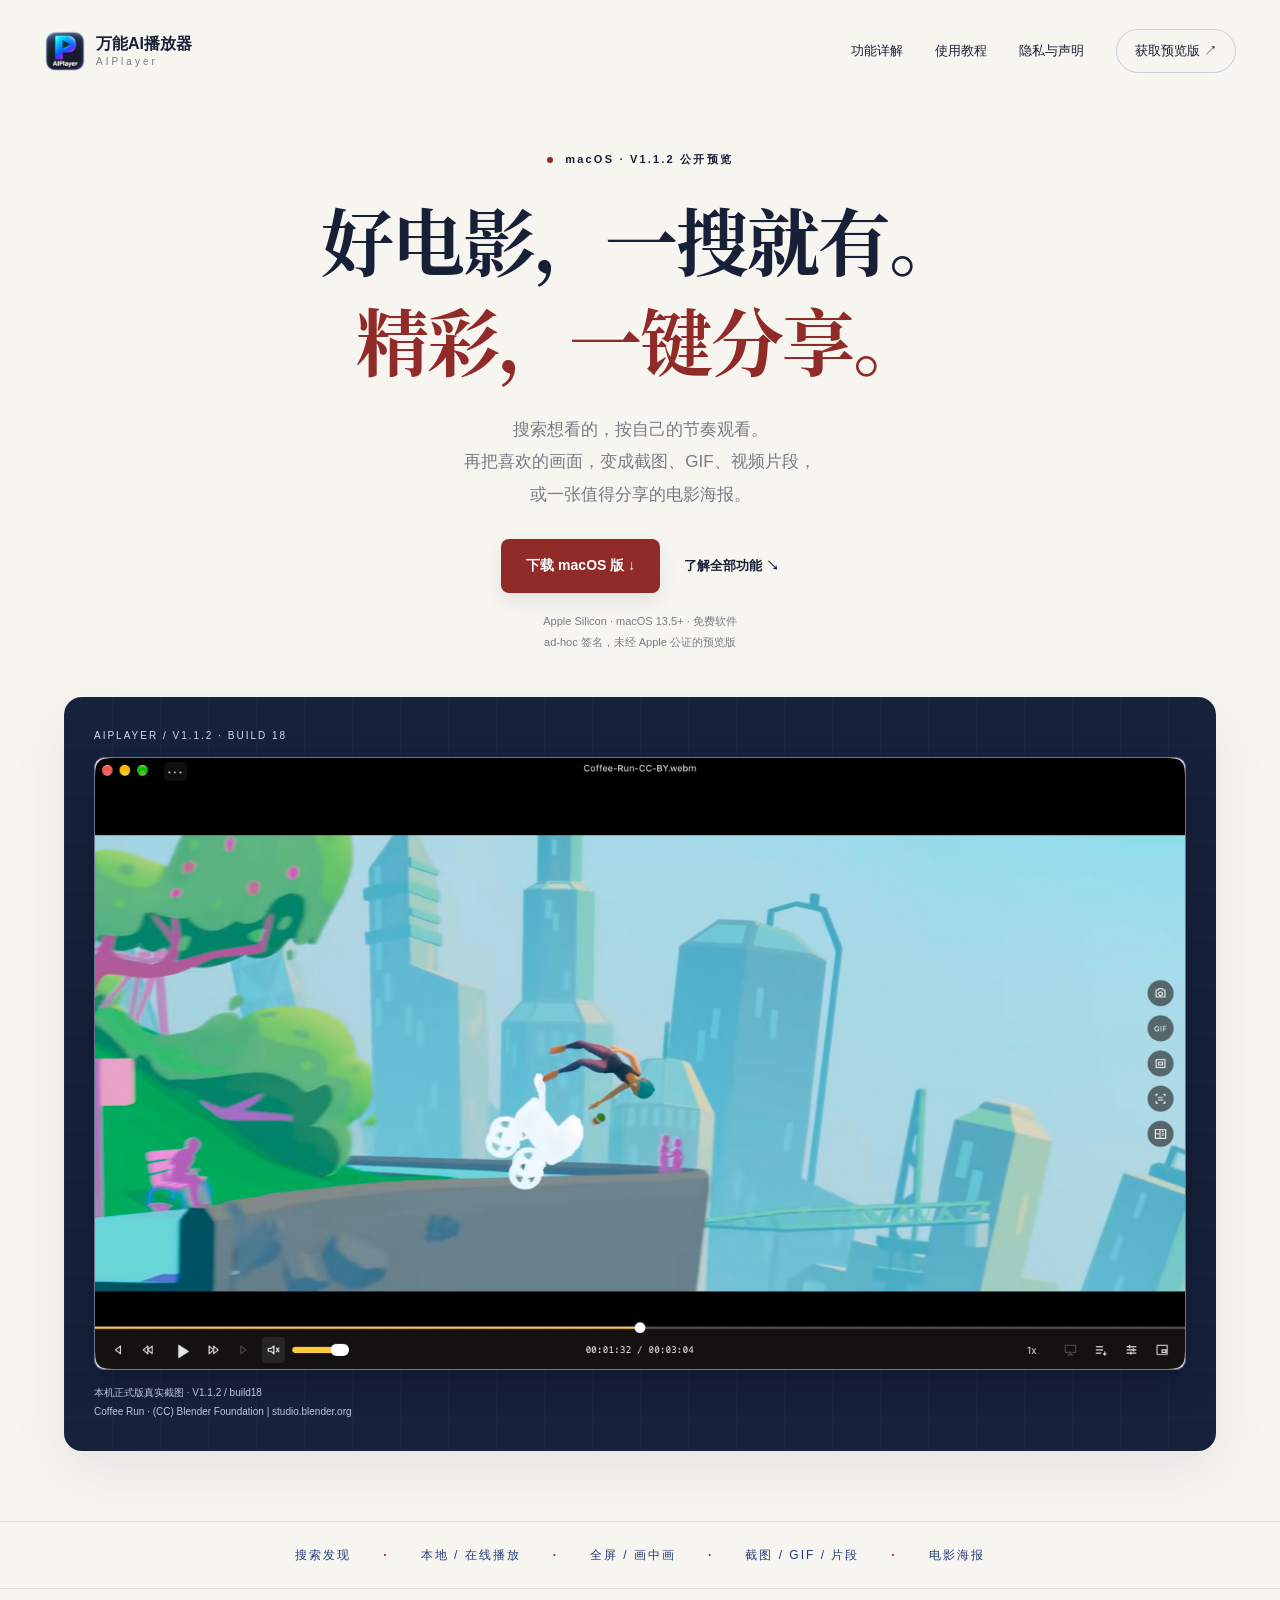
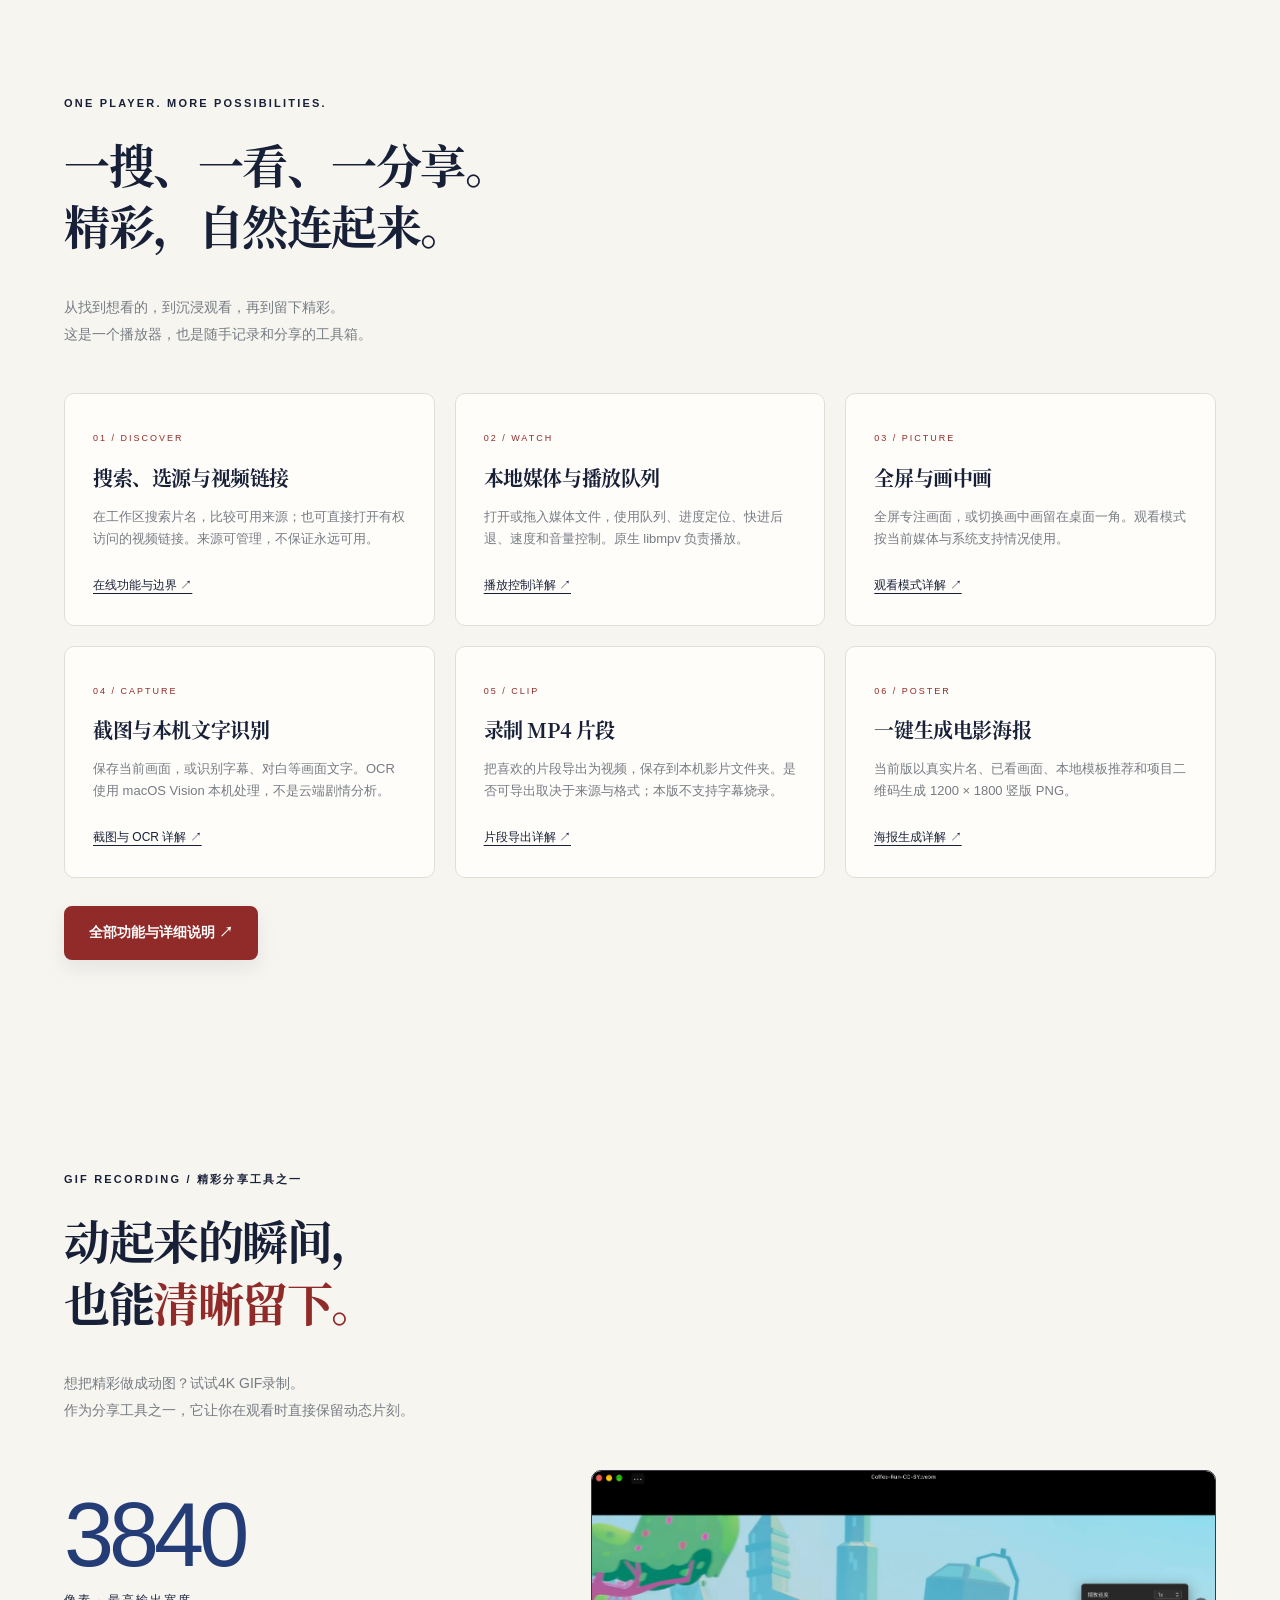
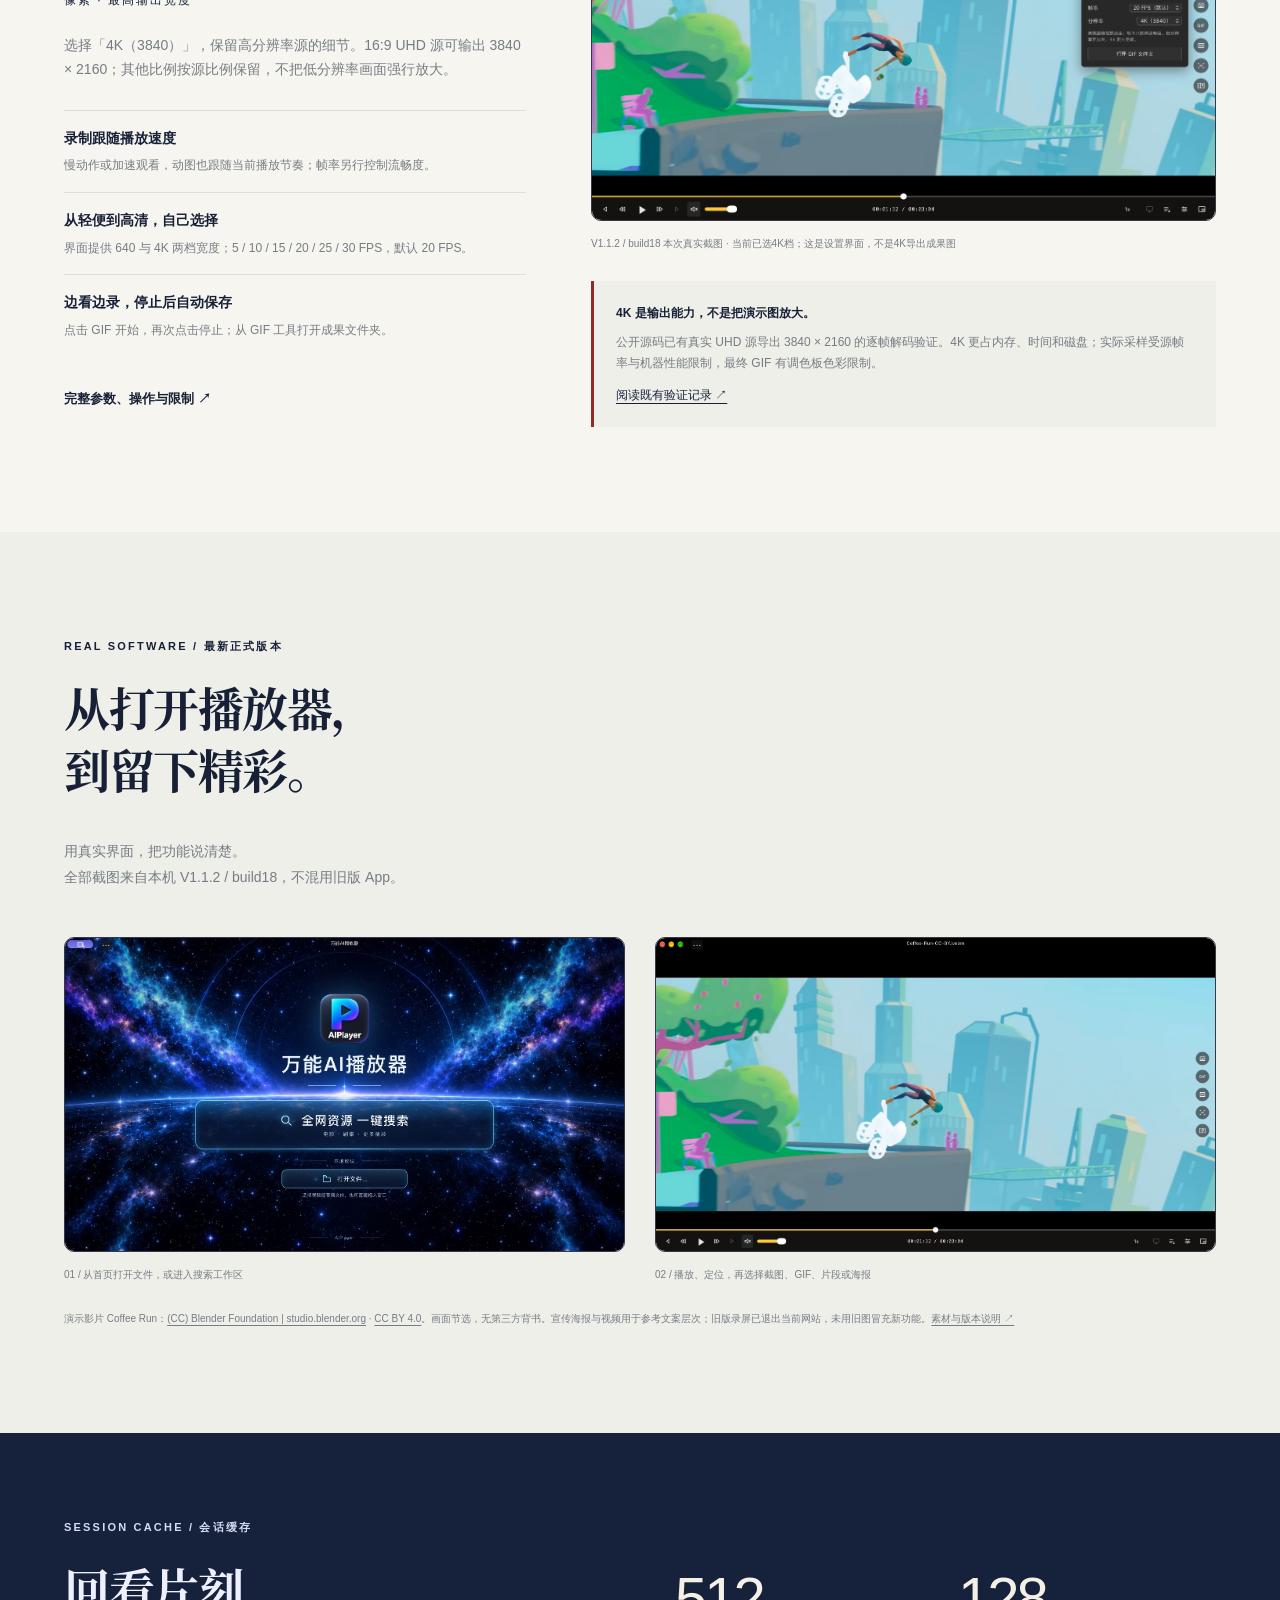
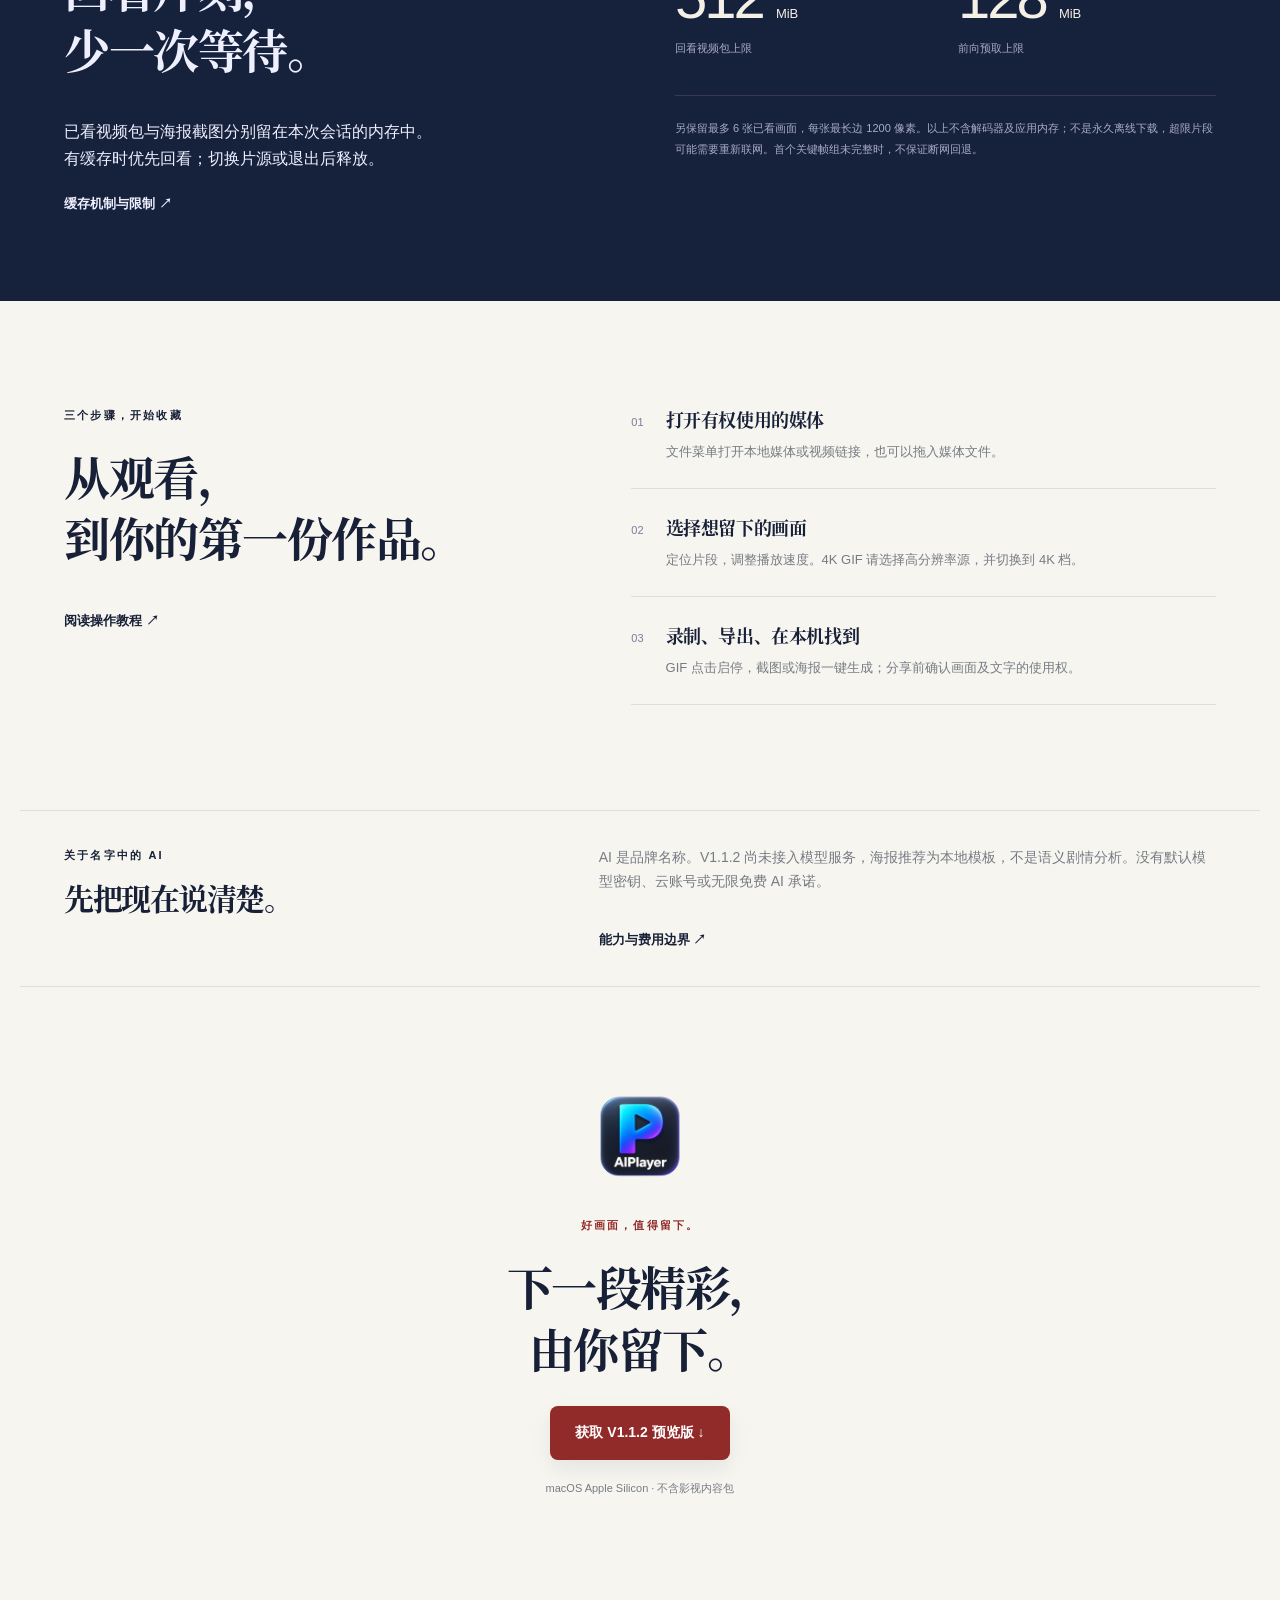
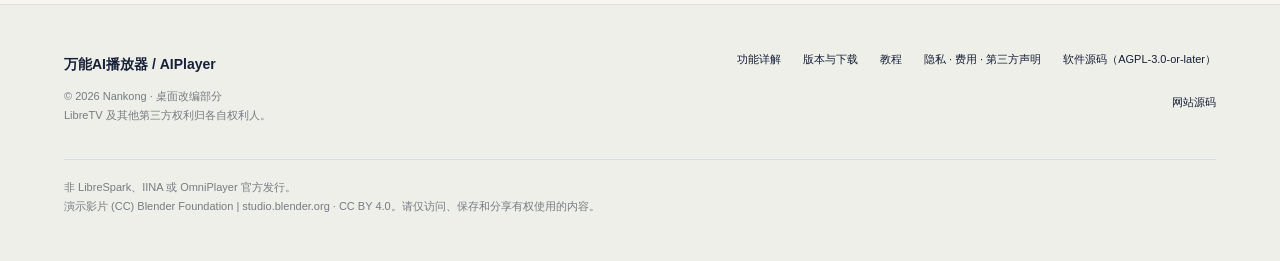
<file: index.html>
<!doctype html>
<html lang="zh-CN"><head>
<meta charset="utf-8"><meta name="viewport" content="width=device-width,initial-scale=1"><meta name="theme-color" content="#14152f">
<meta name="description" content="万能AI播放器：搜索发现、本地与在线播放、全屏画中画，截图、4K GIF、视频片段与电影海报一键留下精彩。最新版真实截图与详细功能介绍。">
<title>万能AI播放器 · 好电影，一搜就有；精彩，一键分享</title>
<link rel="preload" href="assets/fonts/SourceHanSerifCN-Bold.woff2" as="font" type="font/woff2" crossorigin><link rel="icon" href="assets/app-icon.png"><link rel="stylesheet" href="styles.css"><link rel="stylesheet" href="media.css">
</head><body>
<a class="skip" href="#main">跳到正文</a>
<header class="header"><a class="brand" href="./"><img src="assets/app-icon.png" alt="" width="42" height="42"><span>万能AI播放器<small>AIPlayer</small></span></a><nav aria-label="主导航"><a href="features.html">功能详解</a><a href="guide.html">使用教程</a><a href="privacy.html">隐私与声明</a><a class="nav-download" href="download.html">获取预览版 ↗</a></nav></header>
<main id="main">
<section class="hero wrap real-hero">
<div class="hero-copy"><p class="eyebrow"><span class="status-dot"></span> macOS · V1.1.2 公开预览</p><h1>好电影，一搜就有。<br><span class="title-accent">精彩，一键分享。</span></h1><p class="intro">搜索想看的，按自己的节奏观看。<br>再把喜欢的画面，变成截图、GIF、视频片段，<br>或一张值得分享的电影海报。</p><div class="actions"><a class="button primary" href="download.html">下载 macOS 版 ↓</a><a class="text-link" href="#features">了解全部功能 ↘</a></div><p class="fine">Apple Silicon · macOS 13.5+ · 免费软件<br>ad-hoc 签名，未经 Apple 公证的预览版</p></div>
<figure class="product-shot hero-shot"><div class="shot-tag">AIPLAYER / V1.1.2 · BUILD 18</div><a href="assets/screenshots/player-build18.jpg"><img src="assets/screenshots/player-build18.jpg" width="2850" height="1598" alt="最新版万能AI播放器真实播放界面，右侧为截图、GIF、片段、OCR和海报工具"></a><figcaption>本机正式版真实截图 · V1.1.2 / build18<br>Coffee Run · (CC) Blender Foundation | studio.blender.org</figcaption></figure>
</section>
<div class="film-strip" aria-label="核心功能"><span>搜索发现</span><b>·</b><span>本地 / 在线播放</span><b>·</b><span>全屏 / 画中画</span><b>·</b><span>截图 / GIF / 片段</span><b>·</b><span>电影海报</span></div>

<section class="section wrap" id="features"><div class="section-heading"><p class="eyebrow">ONE PLAYER. MORE POSSIBILITIES.</p><h2>一搜、一看、一分享。<br>精彩，自然连起来。</h2><p>从找到想看的，到沉浸观看，再到留下精彩。<br>这是一个播放器，也是随手记录和分享的工具箱。</p></div>
<div class="capability-grid">
<article><span>01 / DISCOVER</span><h3>搜索、选源与视频链接</h3><p>在工作区搜索片名，比较可用来源；也可直接打开有权访问的视频链接。来源可管理，不保证永远可用。</p><a href="features.html#discover">在线功能与边界 ↗</a></article>
<article><span>02 / WATCH</span><h3>本地媒体与播放队列</h3><p>打开或拖入媒体文件，使用队列、进度定位、快进后退、速度和音量控制。原生 libmpv 负责播放。</p><a href="features.html#playback">播放控制详解 ↗</a></article>
<article><span>03 / PICTURE</span><h3>全屏与画中画</h3><p>全屏专注画面，或切换画中画留在桌面一角。观看模式按当前媒体与系统支持情况使用。</p><a href="features.html#viewing">观看模式详解 ↗</a></article>
<article><span>04 / CAPTURE</span><h3>截图与本机文字识别</h3><p>保存当前画面，或识别字幕、对白等画面文字。OCR 使用 macOS Vision 本机处理，不是云端剧情分析。</p><a href="features.html#capture">截图与 OCR 详解 ↗</a></article>
<article><span>05 / CLIP</span><h3>录制 MP4 片段</h3><p>把喜欢的片段导出为视频，保存到本机影片文件夹。是否可导出取决于来源与格式；本版不支持字幕烧录。</p><a href="features.html#clip">片段导出详解 ↗</a></article>
<article><span>06 / POSTER</span><h3>一键生成电影海报</h3><p>当前版以真实片名、已看画面、本地模板推荐和项目二维码生成 1200 × 1800 竖版 PNG。</p><a href="features.html#poster">海报生成详解 ↗</a></article>
</div><div class="section-end"><a class="button primary" href="features.html">全部功能与详细说明 ↗</a></div></section>

<section class="section wrap spotlight" id="gif-4k">
<div class="section-heading"><p class="eyebrow">GIF RECORDING / 精彩分享工具之一</p><h2>动起来的瞬间，<br>也能<span class="title-accent">清晰留下。</span></h2><p>想把精彩做成动图？试试4K GIF录制。<br>作为分享工具之一，它让你在观看时直接保留动态片刻。</p></div>
<div class="gif-layout"><div class="gif-copy"><div class="resolution"><strong>3840</strong><span>像素 · 最高输出宽度</span></div><p>选择「4K（3840）」，保留高分辨率源的细节。16:9 UHD 源可输出 3840 × 2160；其他比例按源比例保留，不把低分辨率画面强行放大。</p><ul class="detail-list"><li><strong>录制跟随播放速度</strong><span>慢动作或加速观看，动图也跟随当前播放节奏；帧率另行控制流畅度。</span></li><li><strong>从轻便到高清，自己选择</strong><span>界面提供 640 与 4K 两档宽度；5 / 10 / 15 / 20 / 25 / 30 FPS，默认 20 FPS。</span></li><li><strong>边看边录，停止后自动保存</strong><span>点击 GIF 开始，再次点击停止；从 GIF 工具打开成果文件夹。</span></li></ul><a class="text-link" href="features.html#gif">完整参数、操作与限制 ↗</a></div>
<figure class="product-shot"><a href="assets/screenshots/gif-settings-build18.jpg"><img src="assets/screenshots/gif-settings-build18.jpg" width="2850" height="1598" loading="lazy" alt="最新版真实GIF设置浮层，当前选择4K（3840）、20 FPS、1倍速"></a><figcaption>V1.1.2 / build18 本次真实截图 · 当前已选4K档；这是设置界面，不是4K导出成果图</figcaption><div class="media-note"><strong>4K 是输出能力，不是把演示图放大。</strong><p>公开源码已有真实 UHD 源导出 3840 × 2160 的逐帧解码验证。4K 更占内存、时间和磁盘；实际采样受源帧率与机器性能限制，最终 GIF 有调色板色彩限制。</p><a href="https://github.com/dashizhihuan2018-source/AIPlayer/blob/v1.1.2/docs/VERIFICATION.md">阅读既有验证记录 ↗</a></div></figure></div>
</section>

<section class="demo-band" id="real-demos"><div class="wrap section"><div class="section-heading"><p class="eyebrow">REAL SOFTWARE / 最新正式版本</p><h2>从打开播放器，<br>到留下精彩。</h2><p>用真实界面，把功能说清楚。<br>全部截图来自本机 V1.1.2 / build18，不混用旧版 App。</p></div><div class="demo-grid"><figure class="product-shot"><a href="assets/screenshots/home-build18.jpg"><img src="assets/screenshots/home-build18.jpg" width="2850" height="1598" loading="lazy" alt="最新版万能AI播放器首页，可打开本地文件或进入全网资源搜索"></a><figcaption>01 / 从首页打开文件，或进入搜索工作区</figcaption></figure><figure class="product-shot"><a href="assets/screenshots/player-build18.jpg"><img src="assets/screenshots/player-build18.jpg" width="2850" height="1598" loading="lazy" alt="最新版真实观看界面，底部进度速度音量与画中画控制，右侧为创作工具"></a><figcaption>02 / 播放、定位，再选择截图、GIF、片段或海报</figcaption></figure></div><p class="media-credit">演示影片 Coffee Run：<a href="https://studio.blender.org/projects/coffee-run/pages/licensing/">(CC) Blender Foundation | studio.blender.org</a> · <a href="https://creativecommons.org/licenses/by/4.0/">CC BY 4.0</a>。画面节选，无第三方背书。宣传海报与视频用于参考文案层次；旧版录屏已退出当前网站，未用旧图冒充新功能。<a href="media-sources.md">素材与版本说明 ↗</a></p></div></section>

<section class="cache-section"><div class="wrap cache-layout"><div><p class="eyebrow">SESSION CACHE / 会话缓存</p><h2>回看片刻，<br>少一次等待。</h2><p>已看视频包与海报截图分别留在本次会话的内存中。<br>有缓存时优先回看；切换片源或退出后释放。</p><a class="text-link" href="features.html#cache">缓存机制与限制 ↗</a></div><div class="cache-details"><div><strong>512 <small>MiB</small></strong><span>回看视频包上限</span></div><div><strong>128 <small>MiB</small></strong><span>前向预取上限</span></div><p>另保留最多 6 张已看画面，每张最长边 1200 像素。以上不含解码器及应用内存；不是永久离线下载，超限片段可能需要重新联网。首个关键帧组未完整时，不保证断网回退。</p></div></div></section>
<section class="section wrap start-section"><div><p class="eyebrow">三个步骤，开始收藏</p><h2>从观看，<br>到你的第一份作品。</h2><a class="text-link" href="guide.html">阅读操作教程 ↗</a></div><ol class="steps"><li><span>01</span><div><h3>打开有权使用的媒体</h3><p>文件菜单打开本地媒体或视频链接，也可以拖入媒体文件。</p></div></li><li><span>02</span><div><h3>选择想留下的画面</h3><p>定位片段，调整播放速度。4K GIF 请选择高分辨率源，并切换到 4K 档。</p></div></li><li><span>03</span><div><h3>录制、导出、在本机找到</h3><p>GIF 点击启停，截图或海报一键生成；分享前确认画面及文字的使用权。</p></div></li></ol></section>
<section class="wrap honest"><div><p class="eyebrow">关于名字中的 AI</p><h2>先把现在说清楚。</h2></div><p>AI 是品牌名称。V1.1.2 尚未接入模型服务，海报推荐为本地模板，不是语义剧情分析。没有默认模型密钥、云账号或无限免费 AI 承诺。</p><a class="text-link" href="privacy.html#limits">能力与费用边界 ↗</a></section>
<section class="section wrap final-cta"><img src="assets/app-icon.png" width="88" height="88" alt="AIPlayer P 字播放图标"><p class="eyebrow">好画面，值得留下。</p><h2>下一段精彩，<br>由你留下。</h2><a class="button primary" href="download.html">获取 V1.1.2 预览版 ↓</a><p class="fine">macOS Apple Silicon · 不含影视内容包</p></section>
</main><footer><div class="wrap footer-inner"><div><strong>万能AI播放器 / AIPlayer</strong><p>© 2026 Nankong · 桌面改编部分<br>LibreTV 及其他第三方权利归各自权利人。</p></div><div class="footer-links"><a href="features.html">功能详解</a><a href="download.html">版本与下载</a><a href="guide.html">教程</a><a href="privacy.html">隐私 · 费用 · 第三方声明</a><a href="https://github.com/dashizhihuan2018-source/AIPlayer">软件源码（AGPL-3.0-or-later）</a><a href="https://github.com/dashizhihuan2018-source/AIPlayer-website">网站源码</a></div><p class="footer-note">非 LibreSpark、IINA 或 OmniPlayer 官方发行。<br>演示影片 (CC) Blender Foundation | studio.blender.org · CC BY 4.0。请仅访问、保存和分享有权使用的内容。</p></div></footer>
</body></html>
</file>
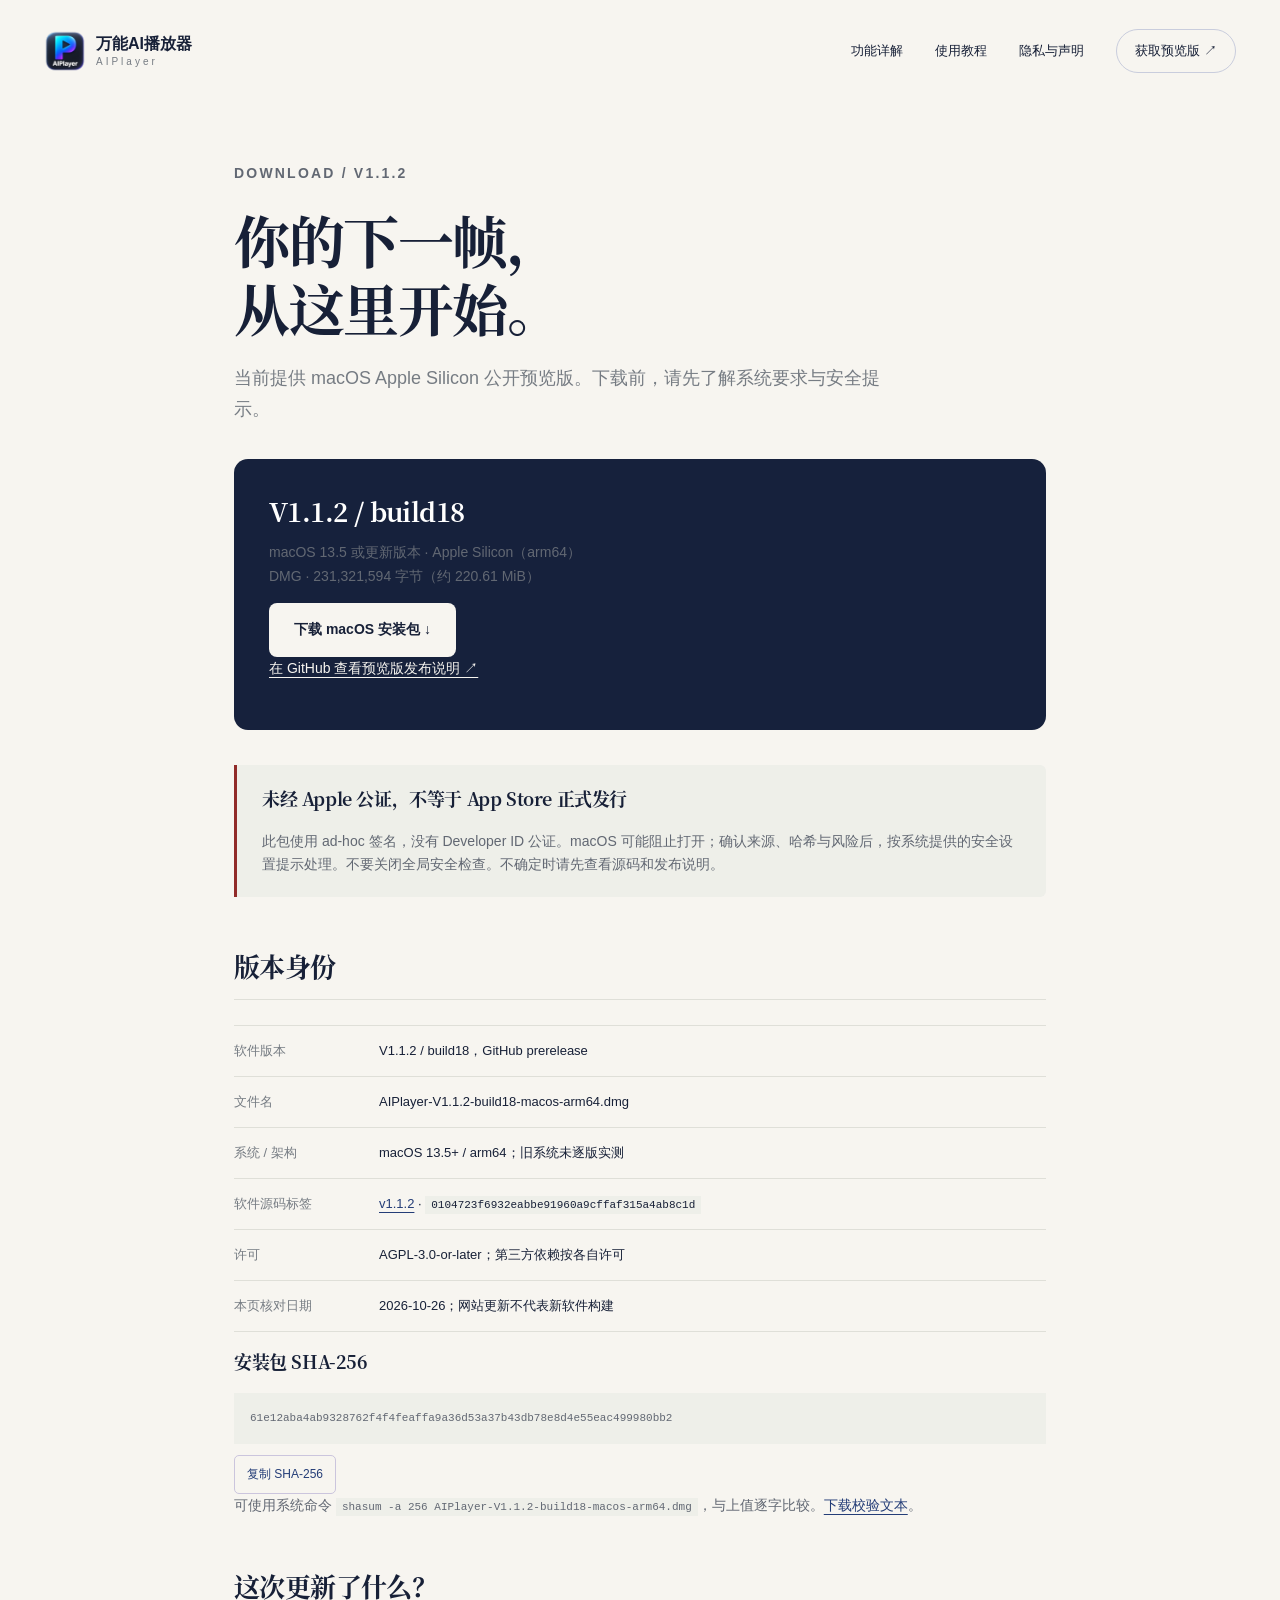
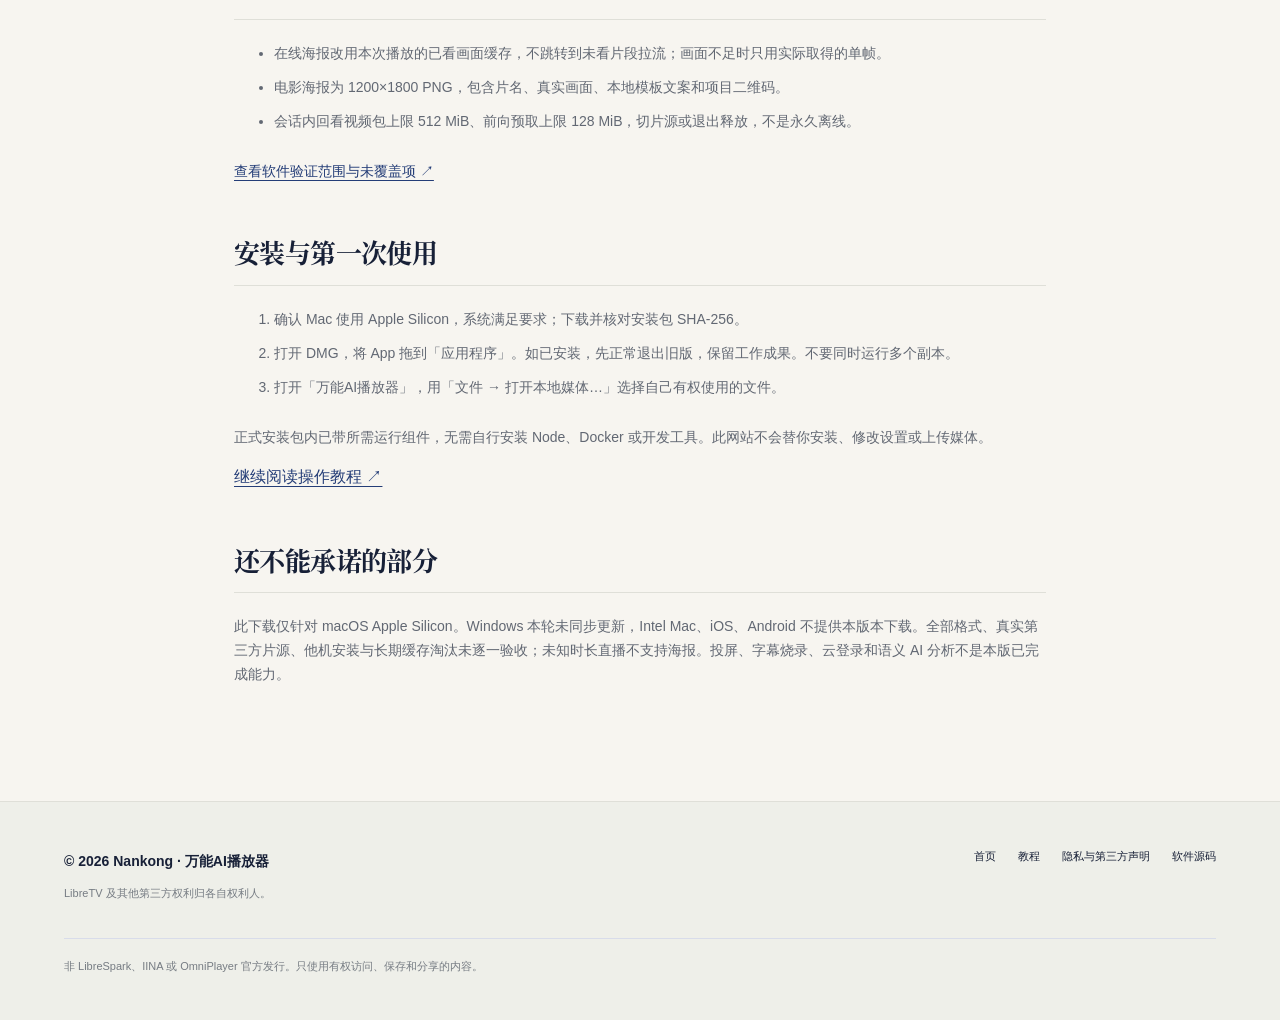
<file: download.html>
<!doctype html><html lang="zh-CN"><head><meta charset="utf-8"><meta name="viewport" content="width=device-width,initial-scale=1"><meta name="description" content="下载万能AI播放器 V1.1.2 build18：macOS 13.5+、Apple Silicon、签名限制、SHA-256 与对应源码。"><title>下载与版本 · 万能AI播放器</title><link rel="preload" href="assets/fonts/SourceHanSerifCN-Bold.woff2" as="font" type="font/woff2" crossorigin><link rel="icon" href="assets/app-icon.png"><link rel="stylesheet" href="styles.css"><script src="site.js" defer></script></head><body><a class="skip" href="#main">跳到正文</a><header class="header"><a class="brand" href="./"><img src="assets/app-icon.png" alt="" width="42" height="42"><span>万能AI播放器<small>AIPlayer</small></span></a><nav aria-label="主导航"><a href="features.html">功能详解</a><a href="guide.html">使用教程</a><a href="privacy.html">隐私与声明</a><a class="nav-download" href="download.html" aria-current="page">获取预览版 ↗</a></nav></header><main id="main" class="wrap document"><p class="eyebrow">DOWNLOAD / V1.1.2</p><h1>你的下一帧，<br>从这里开始。</h1><p class="lede">当前提供 macOS Apple Silicon 公开预览版。下载前，请先了解系统要求与安全提示。</p><div class="download-box"><h2>V1.1.2 / build18</h2><p>macOS 13.5 或更新版本 · Apple Silicon（arm64）<br>DMG · 231,321,594 字节（约 220.61 MiB）</p><a class="button" data-installer href="https://github.com/dashizhihuan2018-source/AIPlayer/releases/download/v1.1.2/AIPlayer-V1.1.2-build18-macos-arm64.dmg">下载 macOS 安装包 ↓</a><p><a href="https://github.com/dashizhihuan2018-source/AIPlayer/releases/tag/v1.1.2">在 GitHub 查看预览版发布说明 ↗</a></p></div><div class="callout"><h3>未经 Apple 公证，不等于 App Store 正式发行</h3><p>此包使用 ad-hoc 签名，没有 Developer ID 公证。macOS 可能阻止打开；确认来源、哈希与风险后，按系统提供的安全设置提示处理。不要关闭全局安全检查。不确定时请先查看源码和发布说明。</p></div><section><h2>版本身份</h2><dl class="release-grid"><dt>软件版本</dt><dd>V1.1.2 / build18，GitHub prerelease</dd><dt>文件名</dt><dd>AIPlayer-V1.1.2-build18-macos-arm64.dmg</dd><dt>系统 / 架构</dt><dd>macOS 13.5+ / arm64；旧系统未逐版实测</dd><dt>软件源码标签</dt><dd><a href="https://github.com/dashizhihuan2018-source/AIPlayer/tree/v1.1.2">v1.1.2</a> · <code>0104723f6932eabbe91960a9cffaf315a4ab8c1d</code></dd><dt>许可</dt><dd>AGPL-3.0-or-later；第三方依赖按各自许可</dd><dt>本页核对日期</dt><dd>2026-10-26；网站更新不代表新软件构建</dd></dl><h3>安装包 SHA-256</h3><p id="sha256" class="hash">61e12aba4ab9328762f4f4feaffa9a36d53a37b43db78e8d4e55eac499980bb2</p><button type="button" class="copy-button" data-copy-hash>复制 SHA-256</button><span class="copy-status" role="status" data-copy-status></span><p>可使用系统命令 <code>shasum -a 256 AIPlayer-V1.1.2-build18-macos-arm64.dmg</code>，与上值逐字比较。<a href="https://github.com/dashizhihuan2018-source/AIPlayer/releases/download/v1.1.2/AIPlayer-V1.1.2-build18-macos-arm64-SHA256.txt">下载校验文本</a>。</p></section><section><h2>这次更新了什么？</h2><ul><li>在线海报改用本次播放的已看画面缓存，不跳转到未看片段拉流；画面不足时只用实际取得的单帧。</li><li>电影海报为 1200×1800 PNG，包含片名、真实画面、本地模板文案和项目二维码。</li><li>会话内回看视频包上限 512 MiB、前向预取上限 128 MiB，切片源或退出释放，不是永久离线。</li></ul><p><a href="https://github.com/dashizhihuan2018-source/AIPlayer/blob/v1.1.2/docs/V1.1.2-VERIFICATION.md">查看软件验证范围与未覆盖项 ↗</a></p></section><section><h2>安装与第一次使用</h2><ol><li>确认 Mac 使用 Apple Silicon，系统满足要求；下载并核对安装包 SHA-256。</li><li>打开 DMG，将 App 拖到「应用程序」。如已安装，先正常退出旧版，保留工作成果。不要同时运行多个副本。</li><li>打开「万能AI播放器」，用「文件 → 打开本地媒体…」选择自己有权使用的文件。</li></ol><p>正式安装包内已带所需运行组件，无需自行安装 Node、Docker 或开发工具。此网站不会替你安装、修改设置或上传媒体。</p><a href="guide.html">继续阅读操作教程 ↗</a></section><section><h2>还不能承诺的部分</h2><p>此下载仅针对 macOS Apple Silicon。Windows 本轮未同步更新，Intel Mac、iOS、Android 不提供本版本下载。全部格式、真实第三方片源、他机安装与长期缓存淘汰未逐一验收；未知时长直播不支持海报。投屏、字幕烧录、云登录和语义 AI 分析不是本版已完成能力。</p></section></main><footer><div class="wrap footer-inner"><div><strong>© 2026 Nankong · 万能AI播放器</strong><p>LibreTV 及其他第三方权利归各自权利人。</p></div><div class="footer-links"><a href="./">首页</a><a href="guide.html">教程</a><a href="privacy.html">隐私与第三方声明</a><a href="https://github.com/dashizhihuan2018-source/AIPlayer">软件源码</a></div><p class="footer-note">非 LibreSpark、IINA 或 OmniPlayer 官方发行。只使用有权访问、保存和分享的内容。</p></div></footer></body></html>
</file>
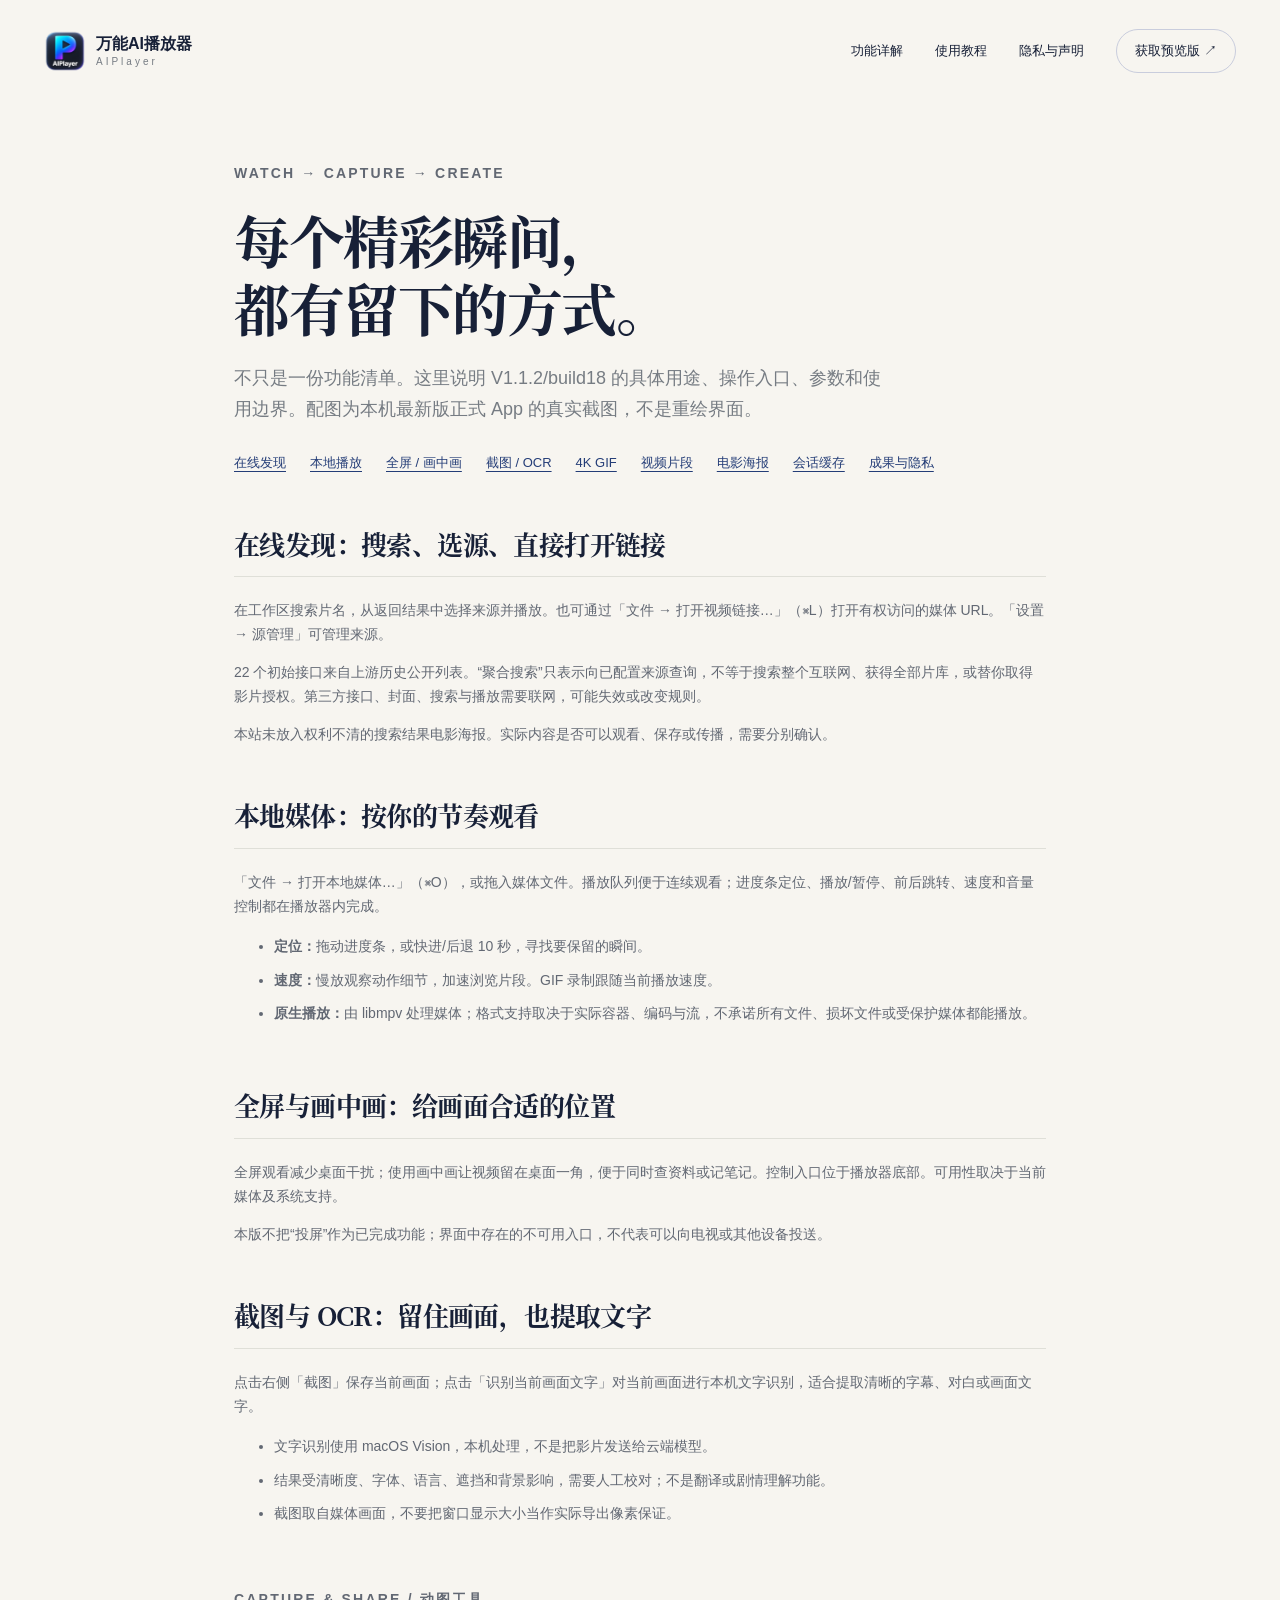
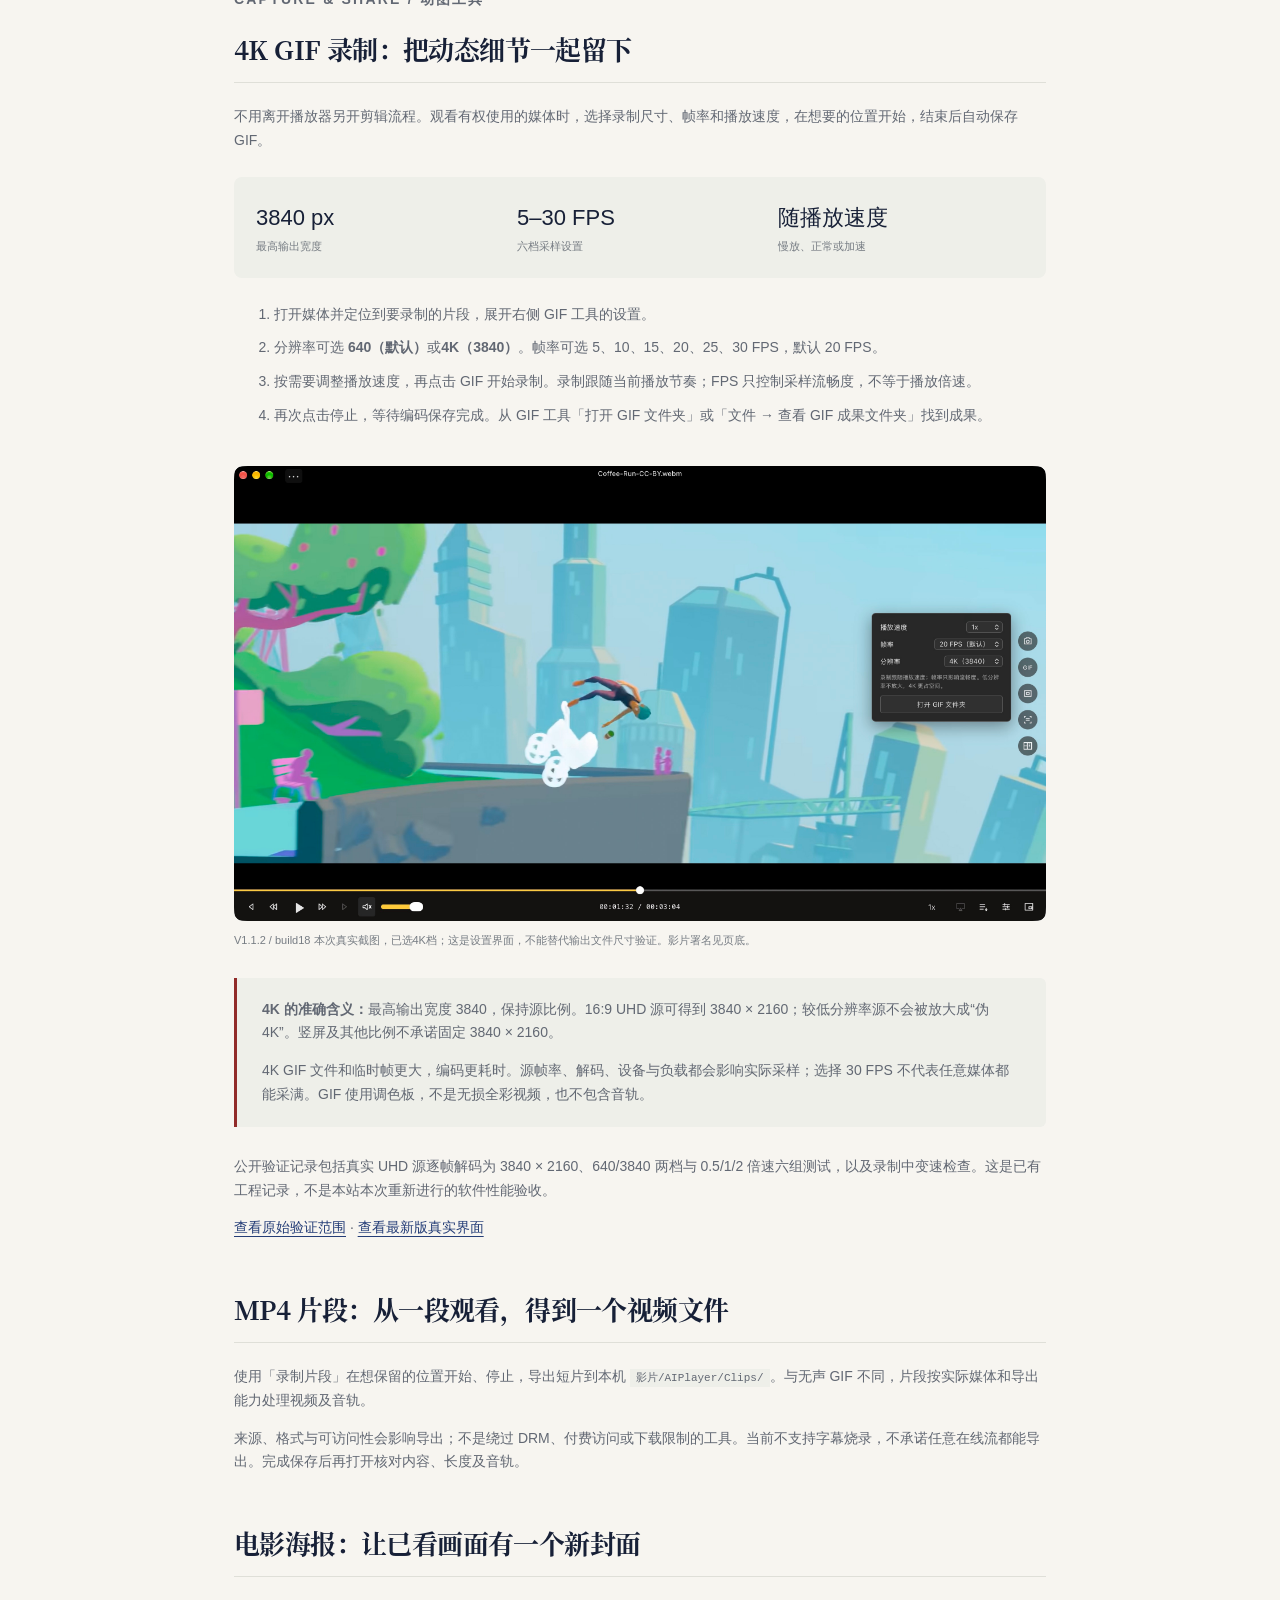
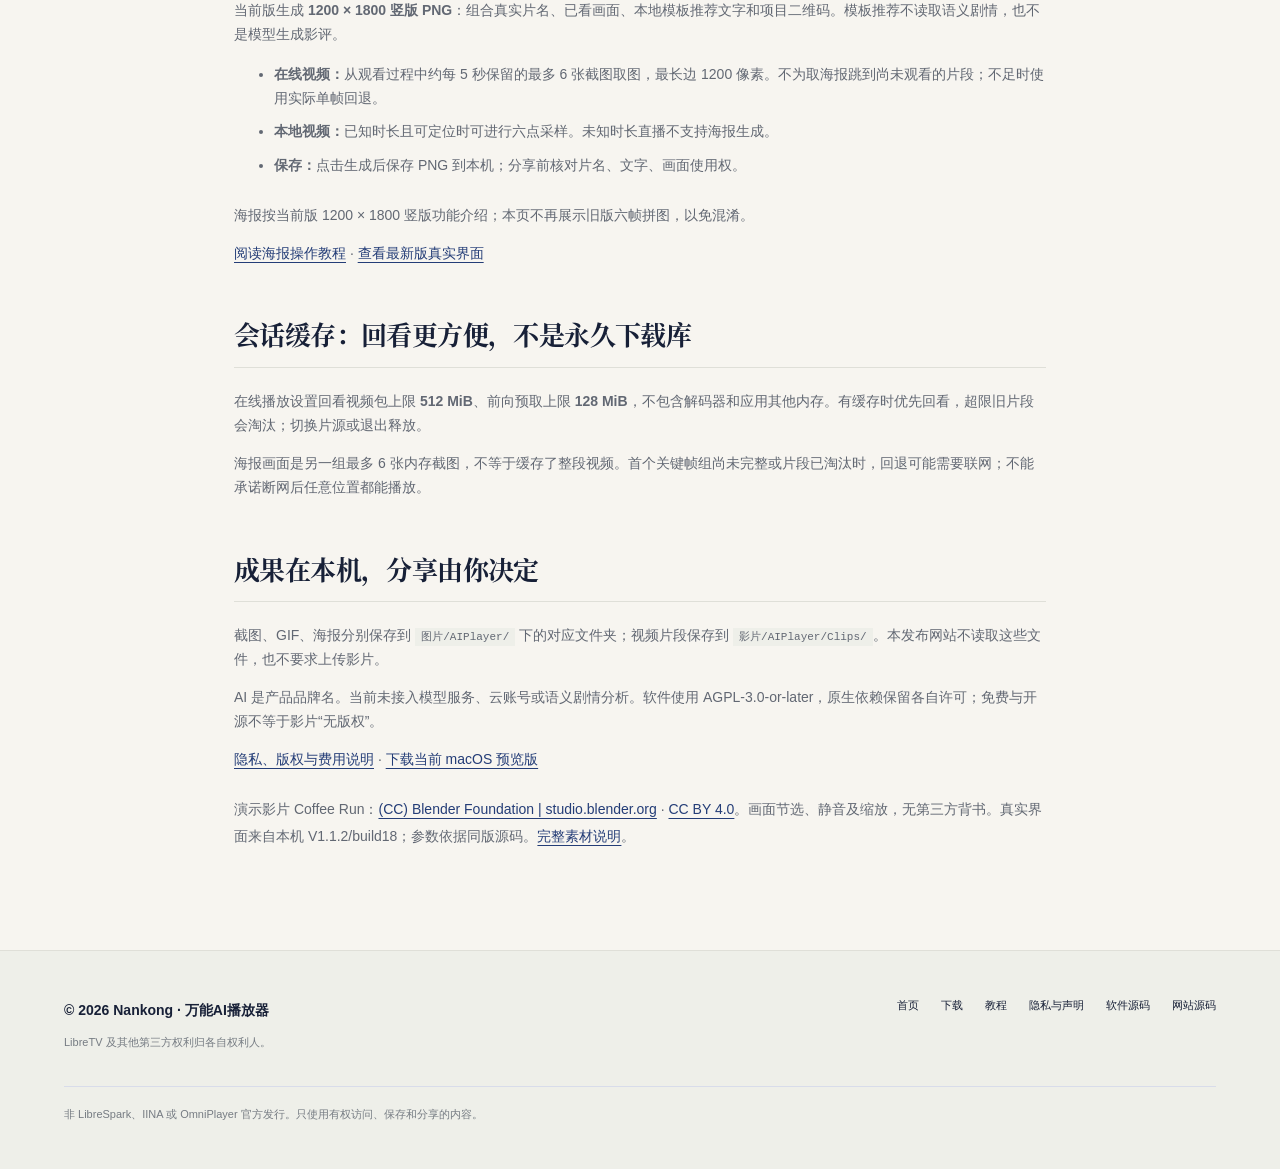
<file: features.html>
<!doctype html>
<html lang="zh-CN"><head><meta charset="utf-8"><meta name="viewport" content="width=device-width,initial-scale=1"><meta name="description" content="万能AI播放器功能详解：4K GIF参数与录制、截图OCR、MP4片段、电影海报、播放队列、在线选源、画中画与会话缓存。"><title>功能详解 · 万能AI播放器</title><link rel="preload" href="assets/fonts/SourceHanSerifCN-Bold.woff2" as="font" type="font/woff2" crossorigin><link rel="icon" href="assets/app-icon.png"><link rel="stylesheet" href="styles.css"><link rel="stylesheet" href="media.css"></head><body>
<a class="skip" href="#main">跳到正文</a><header class="header"><a class="brand" href="./"><img src="assets/app-icon.png" alt="" width="42" height="42"><span>万能AI播放器<small>AIPlayer</small></span></a><nav aria-label="主导航"><a href="features.html" aria-current="page">功能详解</a><a href="guide.html">使用教程</a><a href="privacy.html">隐私与声明</a><a class="nav-download" href="download.html">获取预览版 ↗</a></nav></header>
<main id="main" class="wrap document feature-document"><p class="eyebrow">WATCH → CAPTURE → CREATE</p><h1>每个精彩瞬间，<br>都有留下的方式。</h1><p class="lede">不只是一份功能清单。这里说明 V1.1.2/build18 的具体用途、操作入口、参数和使用边界。配图为本机最新版正式 App 的真实截图，不是重绘界面。</p>
<nav class="contents" aria-label="功能目录"><a href="#discover">在线发现</a><a href="#playback">本地播放</a><a href="#viewing">全屏 / 画中画</a><a href="#capture">截图 / OCR</a><a href="#gif">4K GIF</a><a href="#clip">视频片段</a><a href="#poster">电影海报</a><a href="#cache">会话缓存</a><a href="#files">成果与隐私</a></nav>
<section id="discover"><h2>在线发现：搜索、选源、直接打开链接</h2><p>在工作区搜索片名，从返回结果中选择来源并播放。也可通过「文件 → 打开视频链接…」（⌘L）打开有权访问的媒体 URL。「设置 → 源管理」可管理来源。</p><p>22 个初始接口来自上游历史公开列表。“聚合搜索”只表示向已配置来源查询，不等于搜索整个互联网、获得全部片库，或替你取得影片授权。第三方接口、封面、搜索与播放需要联网，可能失效或改变规则。</p><p>本站未放入权利不清的搜索结果电影海报。实际内容是否可以观看、保存或传播，需要分别确认。</p></section>
<section id="playback"><h2>本地媒体：按你的节奏观看</h2><p>「文件 → 打开本地媒体…」（⌘O），或拖入媒体文件。播放队列便于连续观看；进度条定位、播放/暂停、前后跳转、速度和音量控制都在播放器内完成。</p><ul><li><strong>定位：</strong>拖动进度条，或快进/后退 10 秒，寻找要保留的瞬间。</li><li><strong>速度：</strong>慢放观察动作细节，加速浏览片段。GIF 录制跟随当前播放速度。</li><li><strong>原生播放：</strong>由 libmpv 处理媒体；格式支持取决于实际容器、编码与流，不承诺所有文件、损坏文件或受保护媒体都能播放。</li></ul></section>
<section id="viewing"><h2>全屏与画中画：给画面合适的位置</h2><p>全屏观看减少桌面干扰；使用画中画让视频留在桌面一角，便于同时查资料或记笔记。控制入口位于播放器底部。可用性取决于当前媒体及系统支持。</p><p>本版不把“投屏”作为已完成功能；界面中存在的不可用入口，不代表可以向电视或其他设备投送。</p></section>
<section id="capture"><h2>截图与 OCR：留住画面，也提取文字</h2><p>点击右侧「截图」保存当前画面；点击「识别当前画面文字」对当前画面进行本机文字识别，适合提取清晰的字幕、对白或画面文字。</p><ul><li>文字识别使用 macOS Vision，本机处理，不是把影片发送给云端模型。</li><li>结果受清晰度、字体、语言、遮挡和背景影响，需要人工校对；不是翻译或剧情理解功能。</li><li>截图取自媒体画面，不要把窗口显示大小当作实际导出像素保证。</li></ul></section>
<section id="gif"><p class="eyebrow">CAPTURE &amp; SHARE / 动图工具</p><h2>4K GIF 录制：把动态细节一起留下</h2><p>不用离开播放器另开剪辑流程。观看有权使用的媒体时，选择录制尺寸、帧率和播放速度，在想要的位置开始，结束后自动保存 GIF。</p><div class="specs"><div><strong>3840 px</strong><span>最高输出宽度</span></div><div><strong>5–30 FPS</strong><span>六档采样设置</span></div><div><strong>随播放速度</strong><span>慢放、正常或加速</span></div></div>
<ol><li>打开媒体并定位到要录制的片段，展开右侧 GIF 工具的设置。</li><li>分辨率可选 <strong>640（默认）</strong>或<strong>4K（3840）</strong>。帧率可选 5、10、15、20、25、30 FPS，默认 20 FPS。</li><li>按需要调整播放速度，再点击 GIF 开始录制。录制跟随当前播放节奏；FPS 只控制采样流畅度，不等于播放倍速。</li><li>再次点击停止，等待编码保存完成。从 GIF 工具「打开 GIF 文件夹」或「文件 → 查看 GIF 成果文件夹」找到成果。</li></ol>
<figure><a href="assets/screenshots/gif-settings-build18.jpg"><img src="assets/screenshots/gif-settings-build18.jpg" width="2850" height="1598" alt="最新版真实GIF设置截图，显示1倍速、20 FPS与4K（3840）"></a><figcaption>V1.1.2 / build18 本次真实截图，已选4K档；这是设置界面，不能替代输出文件尺寸验证。影片署名见页底。</figcaption></figure>
<div class="callout"><p><strong>4K 的准确含义：</strong>最高输出宽度 3840，保持源比例。16:9 UHD 源可得到 3840 × 2160；较低分辨率源不会被放大成“伪4K”。竖屏及其他比例不承诺固定 3840 × 2160。</p><p>4K GIF 文件和临时帧更大，编码更耗时。源帧率、解码、设备与负载都会影响实际采样；选择 30 FPS 不代表任意媒体都能采满。GIF 使用调色板，不是无损全彩视频，也不包含音轨。</p></div>
<p>公开验证记录包括真实 UHD 源逐帧解码为 3840 × 2160、640/3840 两档与 0.5/1/2 倍速六组测试，以及录制中变速检查。这是已有工程记录，不是本站本次重新进行的软件性能验收。</p><p><a href="https://github.com/dashizhihuan2018-source/AIPlayer/blob/v1.1.2/docs/VERIFICATION.md">查看原始验证范围</a> · <a href="index.html#real-demos">查看最新版真实界面</a></p></section>
<section id="clip"><h2>MP4 片段：从一段观看，得到一个视频文件</h2><p>使用「录制片段」在想保留的位置开始、停止，导出短片到本机 <code>影片/AIPlayer/Clips/</code>。与无声 GIF 不同，片段按实际媒体和导出能力处理视频及音轨。</p><p>来源、格式与可访问性会影响导出；不是绕过 DRM、付费访问或下载限制的工具。当前不支持字幕烧录，不承诺任意在线流都能导出。完成保存后再打开核对内容、长度及音轨。</p></section>
<section id="poster"><h2>电影海报：让已看画面有一个新封面</h2><p>当前版生成 <strong>1200 × 1800 竖版 PNG</strong>：组合真实片名、已看画面、本地模板推荐文字和项目二维码。模板推荐不读取语义剧情，也不是模型生成影评。</p><ul><li><strong>在线视频：</strong>从观看过程中约每 5 秒保留的最多 6 张截图取图，最长边 1200 像素。不为取海报跳到尚未观看的片段；不足时使用实际单帧回退。</li><li><strong>本地视频：</strong>已知时长且可定位时可进行六点采样。未知时长直播不支持海报生成。</li><li><strong>保存：</strong>点击生成后保存 PNG 到本机；分享前核对片名、文字、画面使用权。</li></ul>
<p>海报按当前版 1200 × 1800 竖版功能介绍；本页不再展示旧版六帧拼图，以免混淆。</p><p><a href="guide.html#poster">阅读海报操作教程</a> · <a href="index.html#real-demos">查看最新版真实界面</a></p></section>
<section id="cache"><h2>会话缓存：回看更方便，不是永久下载库</h2><p>在线播放设置回看视频包上限 <strong>512 MiB</strong>、前向预取上限 <strong>128 MiB</strong>，不包含解码器和应用其他内存。有缓存时优先回看，超限旧片段会淘汰；切换片源或退出释放。</p><p>海报画面是另一组最多 6 张内存截图，不等于缓存了整段视频。首个关键帧组尚未完整或片段已淘汰时，回退可能需要联网；不能承诺断网后任意位置都能播放。</p></section>
<section id="files"><h2>成果在本机，分享由你决定</h2><p>截图、GIF、海报分别保存到 <code>图片/AIPlayer/</code> 下的对应文件夹；视频片段保存到 <code>影片/AIPlayer/Clips/</code>。本发布网站不读取这些文件，也不要求上传影片。</p><p>AI 是产品品牌名。当前未接入模型服务、云账号或语义剧情分析。软件使用 AGPL-3.0-or-later，原生依赖保留各自许可；免费与开源不等于影片“无版权”。</p><p><a href="privacy.html">隐私、版权与费用说明</a> · <a href="download.html">下载当前 macOS 预览版</a></p></section>
<p class="media-credit">演示影片 Coffee Run：<a href="https://studio.blender.org/projects/coffee-run/pages/licensing/">(CC) Blender Foundation | studio.blender.org</a> · <a href="https://creativecommons.org/licenses/by/4.0/">CC BY 4.0</a>。画面节选、静音及缩放，无第三方背书。真实界面来自本机 V1.1.2/build18；参数依据同版源码。<a href="media-sources.md">完整素材说明</a>。</p>
</main><footer><div class="wrap footer-inner"><div><strong>© 2026 Nankong · 万能AI播放器</strong><p>LibreTV 及其他第三方权利归各自权利人。</p></div><div class="footer-links"><a href="./">首页</a><a href="download.html">下载</a><a href="guide.html">教程</a><a href="privacy.html">隐私与声明</a><a href="https://github.com/dashizhihuan2018-source/AIPlayer">软件源码</a><a href="https://github.com/dashizhihuan2018-source/AIPlayer-website">网站源码</a></div><p class="footer-note">非 LibreSpark、IINA 或 OmniPlayer 官方发行。只使用有权访问、保存和分享的内容。</p></div></footer>
</body></html>
</file>
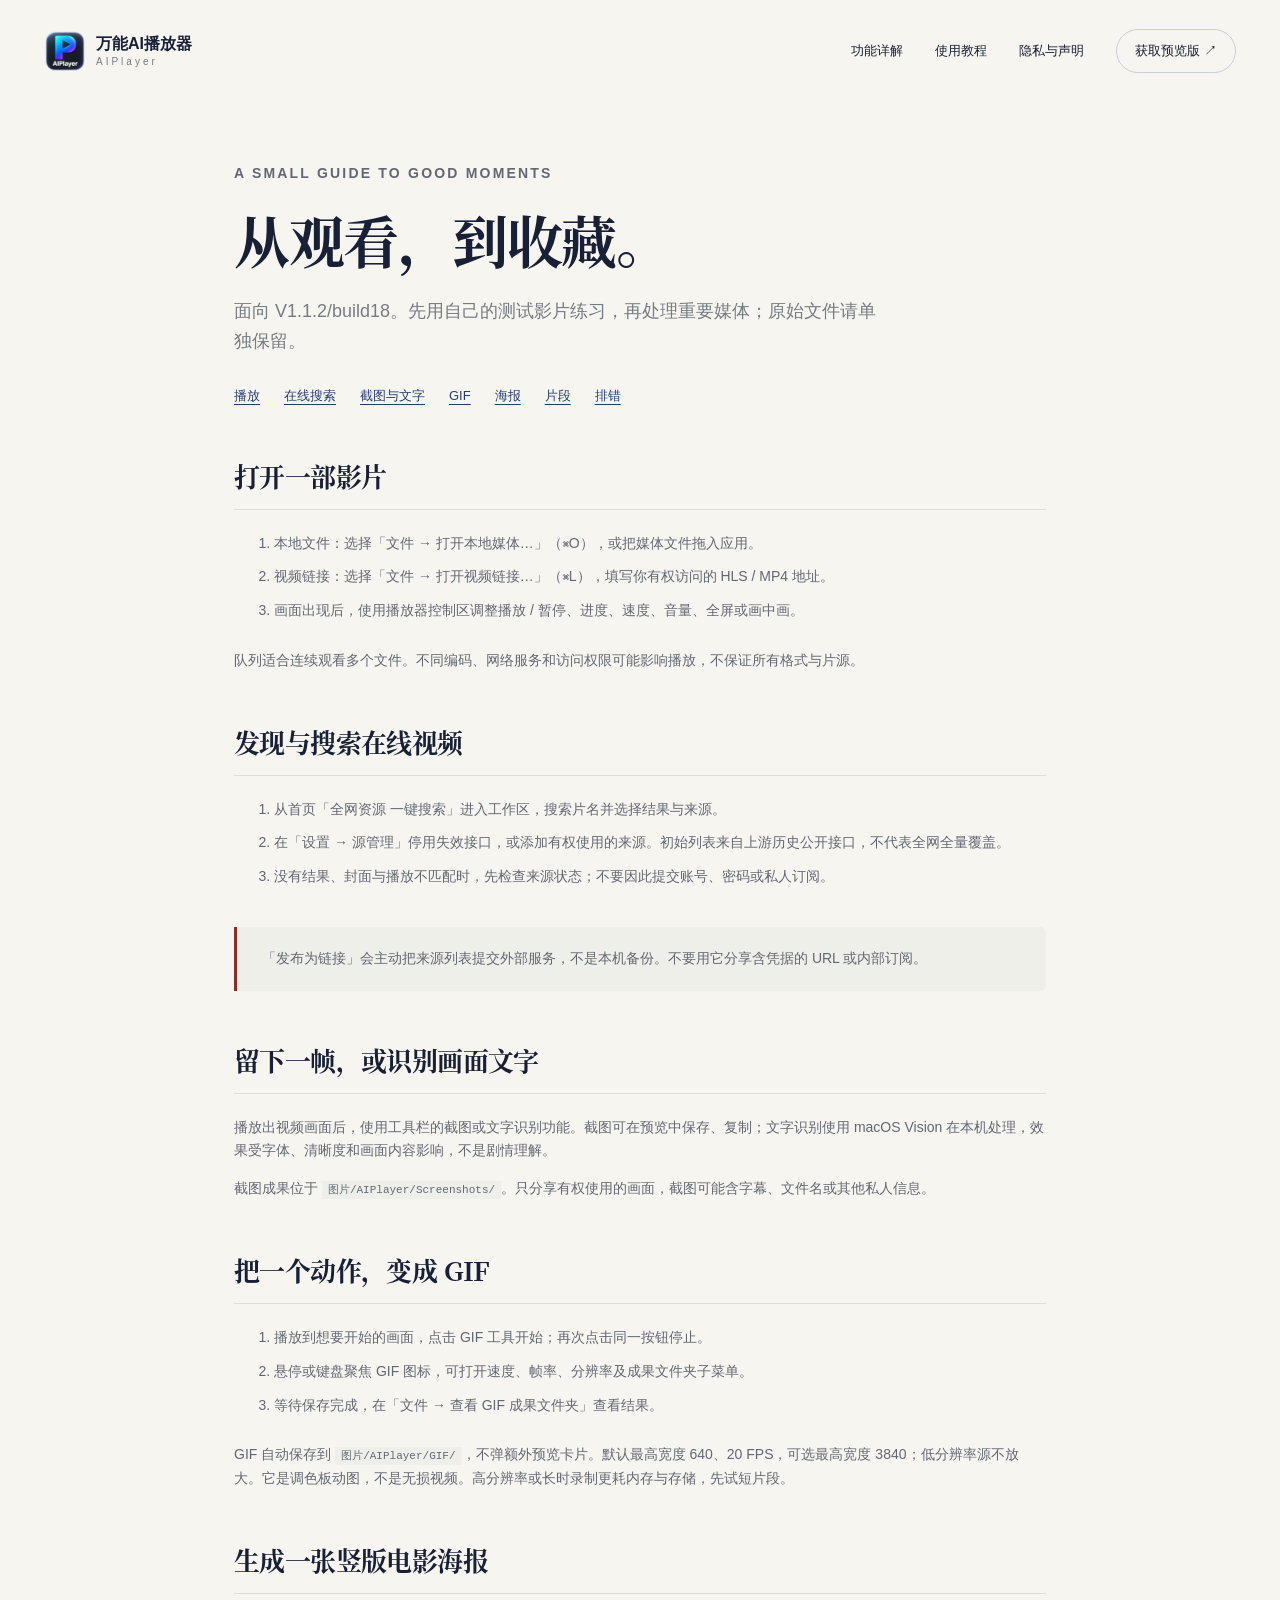
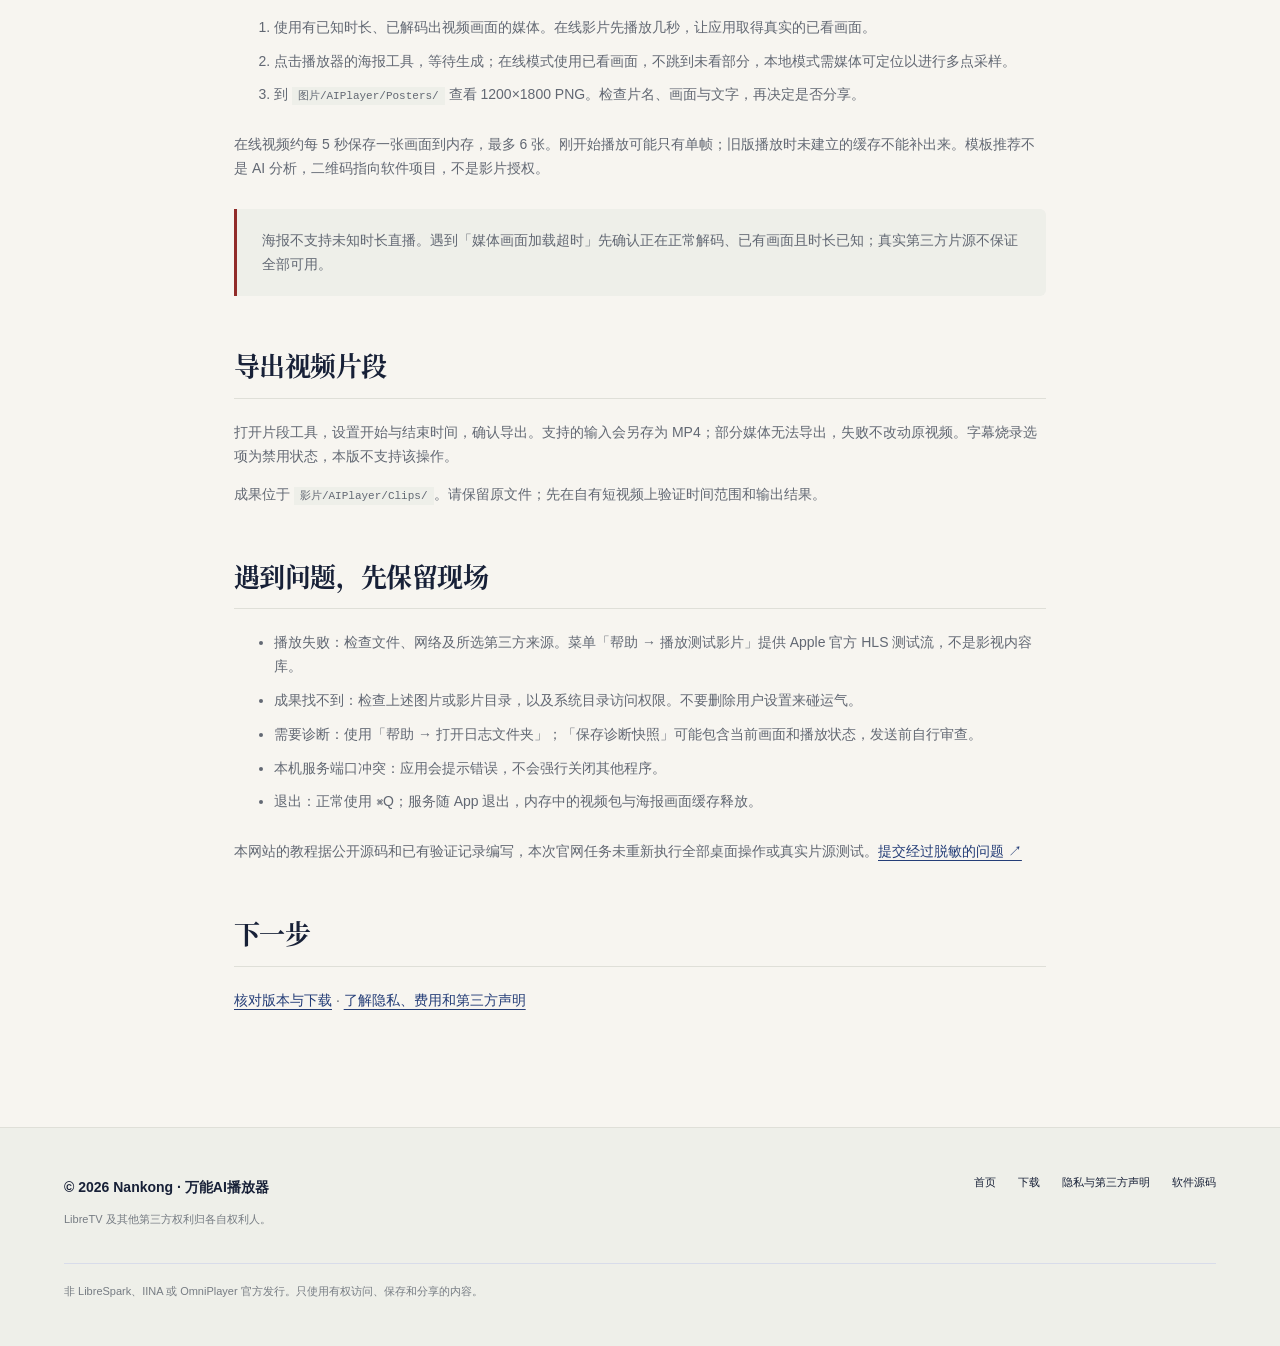
<file: guide.html>
<!doctype html><html lang="zh-CN"><head><meta charset="utf-8"><meta name="viewport" content="width=device-width,initial-scale=1"><meta name="description" content="万能AI播放器入门：本地与链接播放、搜索、截图文字识别、GIF、竖版海报、片段导出与排错。"><title>使用教程 · 万能AI播放器</title><link rel="preload" href="assets/fonts/SourceHanSerifCN-Bold.woff2" as="font" type="font/woff2" crossorigin><link rel="icon" href="assets/app-icon.png"><link rel="stylesheet" href="styles.css"></head><body><a class="skip" href="#main">跳到正文</a><header class="header"><a class="brand" href="./"><img src="assets/app-icon.png" alt="" width="42" height="42"><span>万能AI播放器<small>AIPlayer</small></span></a><nav aria-label="主导航"><a href="features.html">功能详解</a><a href="guide.html" aria-current="page">使用教程</a><a href="privacy.html">隐私与声明</a><a class="nav-download" href="download.html">获取预览版 ↗</a></nav></header><main id="main" class="wrap document"><p class="eyebrow">A SMALL GUIDE TO GOOD MOMENTS</p><h1>从观看，到收藏。</h1><p class="lede">面向 V1.1.2/build18。先用自己的测试影片练习，再处理重要媒体；原始文件请单独保留。</p><nav class="contents" aria-label="教程目录"><a href="#play">播放</a><a href="#search">在线搜索</a><a href="#capture">截图与文字</a><a href="#gif">GIF</a><a href="#poster">海报</a><a href="#clip">片段</a><a href="#help">排错</a></nav><section id="play"><h2>打开一部影片</h2><ol><li>本地文件：选择「文件 → 打开本地媒体…」（⌘O），或把媒体文件拖入应用。</li><li>视频链接：选择「文件 → 打开视频链接…」（⌘L），填写你有权访问的 HLS / MP4 地址。</li><li>画面出现后，使用播放器控制区调整播放 / 暂停、进度、速度、音量、全屏或画中画。</li></ol><p>队列适合连续观看多个文件。不同编码、网络服务和访问权限可能影响播放，不保证所有格式与片源。</p></section><section id="search"><h2>发现与搜索在线视频</h2><ol><li>从首页「全网资源 一键搜索」进入工作区，搜索片名并选择结果与来源。</li><li>在「设置 → 源管理」停用失效接口，或添加有权使用的来源。初始列表来自上游历史公开接口，不代表全网全量覆盖。</li><li>没有结果、封面与播放不匹配时，先检查来源状态；不要因此提交账号、密码或私人订阅。</li></ol><div class="callout"><p>「发布为链接」会主动把来源列表提交外部服务，不是本机备份。不要用它分享含凭据的 URL 或内部订阅。</p></div></section><section id="capture"><h2>留下一帧，或识别画面文字</h2><p>播放出视频画面后，使用工具栏的截图或文字识别功能。截图可在预览中保存、复制；文字识别使用 macOS Vision 在本机处理，效果受字体、清晰度和画面内容影响，不是剧情理解。</p><p>截图成果位于 <code>图片/AIPlayer/Screenshots/</code>。只分享有权使用的画面，截图可能含字幕、文件名或其他私人信息。</p></section><section id="gif"><h2>把一个动作，变成 GIF</h2><ol><li>播放到想要开始的画面，点击 GIF 工具开始；再次点击同一按钮停止。</li><li>悬停或键盘聚焦 GIF 图标，可打开速度、帧率、分辨率及成果文件夹子菜单。</li><li>等待保存完成，在「文件 → 查看 GIF 成果文件夹」查看结果。</li></ol><p>GIF 自动保存到 <code>图片/AIPlayer/GIF/</code>，不弹额外预览卡片。默认最高宽度 640、20 FPS，可选最高宽度 3840；低分辨率源不放大。它是调色板动图，不是无损视频。高分辨率或长时录制更耗内存与存储，先试短片段。</p></section><section id="poster"><h2>生成一张竖版电影海报</h2><ol><li>使用有已知时长、已解码出视频画面的媒体。在线影片先播放几秒，让应用取得真实的已看画面。</li><li>点击播放器的海报工具，等待生成；在线模式使用已看画面，不跳到未看部分，本地模式需媒体可定位以进行多点采样。</li><li>到 <code>图片/AIPlayer/Posters/</code> 查看 1200×1800 PNG。检查片名、画面与文字，再决定是否分享。</li></ol><p>在线视频约每 5 秒保存一张画面到内存，最多 6 张。刚开始播放可能只有单帧；旧版播放时未建立的缓存不能补出来。模板推荐不是 AI 分析，二维码指向软件项目，不是影片授权。</p><div class="callout"><p>海报不支持未知时长直播。遇到「媒体画面加载超时」先确认正在正常解码、已有画面且时长已知；真实第三方片源不保证全部可用。</p></div></section><section id="clip"><h2>导出视频片段</h2><p>打开片段工具，设置开始与结束时间，确认导出。支持的输入会另存为 MP4；部分媒体无法导出，失败不改动原视频。字幕烧录选项为禁用状态，本版不支持该操作。</p><p>成果位于 <code>影片/AIPlayer/Clips/</code>。请保留原文件；先在自有短视频上验证时间范围和输出结果。</p></section><section id="help"><h2>遇到问题，先保留现场</h2><ul><li>播放失败：检查文件、网络及所选第三方来源。菜单「帮助 → 播放测试影片」提供 Apple 官方 HLS 测试流，不是影视内容库。</li><li>成果找不到：检查上述图片或影片目录，以及系统目录访问权限。不要删除用户设置来碰运气。</li><li>需要诊断：使用「帮助 → 打开日志文件夹」；「保存诊断快照」可能包含当前画面和播放状态，发送前自行审查。</li><li>本机服务端口冲突：应用会提示错误，不会强行关闭其他程序。</li><li>退出：正常使用 ⌘Q；服务随 App 退出，内存中的视频包与海报画面缓存释放。</li></ul><p>本网站的教程据公开源码和已有验证记录编写，本次官网任务未重新执行全部桌面操作或真实片源测试。<a href="https://github.com/dashizhihuan2018-source/AIPlayer/issues">提交经过脱敏的问题 ↗</a></p></section><section><h2>下一步</h2><p><a href="download.html">核对版本与下载</a> · <a href="privacy.html">了解隐私、费用和第三方声明</a></p></section></main><footer><div class="wrap footer-inner"><div><strong>© 2026 Nankong · 万能AI播放器</strong><p>LibreTV 及其他第三方权利归各自权利人。</p></div><div class="footer-links"><a href="./">首页</a><a href="download.html">下载</a><a href="privacy.html">隐私与第三方声明</a><a href="https://github.com/dashizhihuan2018-source/AIPlayer">软件源码</a></div><p class="footer-note">非 LibreSpark、IINA 或 OmniPlayer 官方发行。只使用有权访问、保存和分享的内容。</p></div></footer></body></html>
</file>
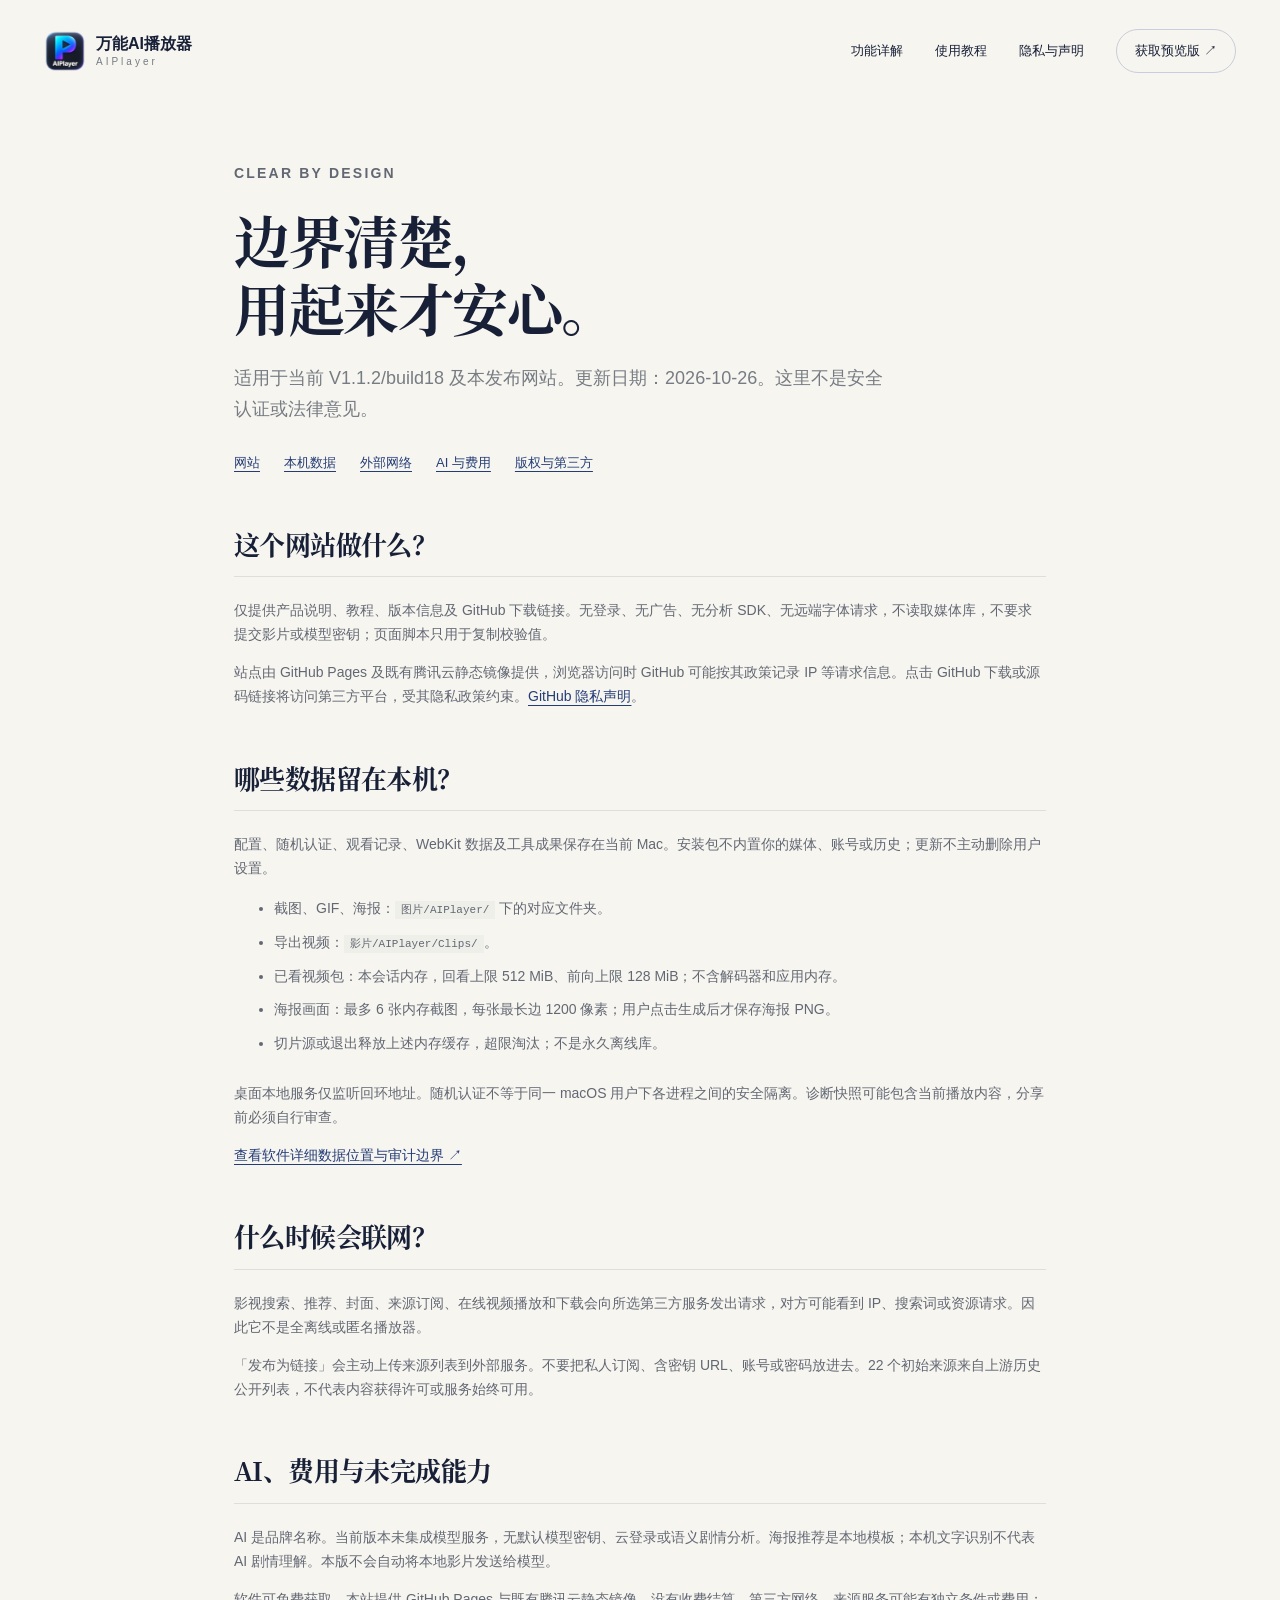
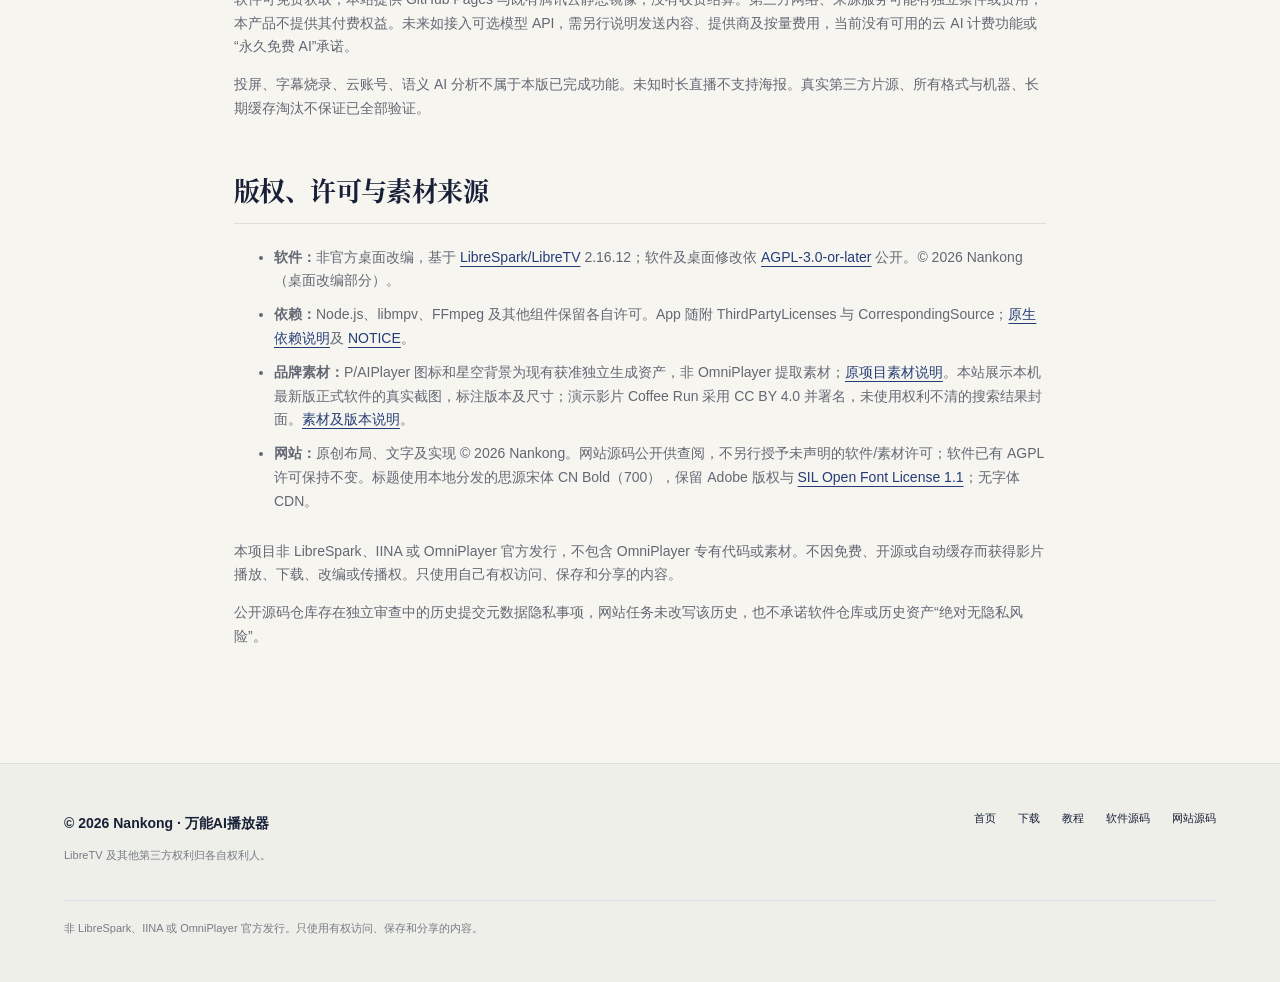
<file: privacy.html>
<!doctype html><html lang="zh-CN"><head><meta charset="utf-8"><meta name="viewport" content="width=device-width,initial-scale=1"><meta name="description" content="万能AI播放器的本地数据、外部网络请求、AI状态、费用、AGPL许可与第三方来源声明。"><title>隐私与声明 · 万能AI播放器</title><link rel="preload" href="assets/fonts/SourceHanSerifCN-Bold.woff2" as="font" type="font/woff2" crossorigin><link rel="icon" href="assets/app-icon.png"><link rel="stylesheet" href="styles.css"></head><body><a class="skip" href="#main">跳到正文</a><header class="header"><a class="brand" href="./"><img src="assets/app-icon.png" alt="" width="42" height="42"><span>万能AI播放器<small>AIPlayer</small></span></a><nav aria-label="主导航"><a href="features.html">功能详解</a><a href="guide.html">使用教程</a><a href="privacy.html" aria-current="page">隐私与声明</a><a class="nav-download" href="download.html">获取预览版 ↗</a></nav></header><main id="main" class="wrap document"><p class="eyebrow">CLEAR BY DESIGN</p><h1>边界清楚，<br>用起来才安心。</h1><p class="lede">适用于当前 V1.1.2/build18 及本发布网站。更新日期：2026-10-26。这里不是安全认证或法律意见。</p><nav class="contents" aria-label="声明目录"><a href="#site">网站</a><a href="#local">本机数据</a><a href="#network">外部网络</a><a href="#limits">AI 与费用</a><a href="#rights">版权与第三方</a></nav><section id="site"><h2>这个网站做什么？</h2><p>仅提供产品说明、教程、版本信息及 GitHub 下载链接。无登录、无广告、无分析 SDK、无远端字体请求，不读取媒体库，不要求提交影片或模型密钥；页面脚本只用于复制校验值。</p><p>站点由 GitHub Pages 及既有腾讯云静态镜像提供，浏览器访问时 GitHub 可能按其政策记录 IP 等请求信息。点击 GitHub 下载或源码链接将访问第三方平台，受其隐私政策约束。<a href="https://docs.github.com/en/site-policy/privacy-policies/github-general-privacy-statement">GitHub 隐私声明</a>。</p></section><section id="local"><h2>哪些数据留在本机？</h2><p>配置、随机认证、观看记录、WebKit 数据及工具成果保存在当前 Mac。安装包不内置你的媒体、账号或历史；更新不主动删除用户设置。</p><ul><li>截图、GIF、海报：<code>图片/AIPlayer/</code> 下的对应文件夹。</li><li>导出视频：<code>影片/AIPlayer/Clips/</code>。</li><li>已看视频包：本会话内存，回看上限 512 MiB、前向上限 128 MiB；不含解码器和应用内存。</li><li>海报画面：最多 6 张内存截图，每张最长边 1200 像素；用户点击生成后才保存海报 PNG。</li><li>切片源或退出释放上述内存缓存，超限淘汰；不是永久离线库。</li></ul><p>桌面本地服务仅监听回环地址。随机认证不等于同一 macOS 用户下各进程之间的安全隔离。诊断快照可能包含当前播放内容，分享前必须自行审查。</p><p><a href="https://github.com/dashizhihuan2018-source/AIPlayer/blob/v1.1.2/docs/PRIVACY.md">查看软件详细数据位置与审计边界 ↗</a></p></section><section id="network"><h2>什么时候会联网？</h2><p>影视搜索、推荐、封面、来源订阅、在线视频播放和下载会向所选第三方服务发出请求，对方可能看到 IP、搜索词或资源请求。因此它不是全离线或匿名播放器。</p><p>「发布为链接」会主动上传来源列表到外部服务。不要把私人订阅、含密钥 URL、账号或密码放进去。22 个初始来源来自上游历史公开列表，不代表内容获得许可或服务始终可用。</p></section><section id="limits"><h2>AI、费用与未完成能力</h2><p>AI 是品牌名称。当前版本未集成模型服务，无默认模型密钥、云登录或语义剧情分析。海报推荐是本地模板；本机文字识别不代表 AI 剧情理解。本版不会自动将本地影片发送给模型。</p><p>软件可免费获取，本站提供 GitHub Pages 与既有腾讯云静态镜像，没有收费结算。第三方网络、来源服务可能有独立条件或费用；本产品不提供其付费权益。未来如接入可选模型 API，需另行说明发送内容、提供商及按量费用，当前没有可用的云 AI 计费功能或“永久免费 AI”承诺。</p><p>投屏、字幕烧录、云账号、语义 AI 分析不属于本版已完成功能。未知时长直播不支持海报。真实第三方片源、所有格式与机器、长期缓存淘汰不保证已全部验证。</p></section><section id="rights"><h2>版权、许可与素材来源</h2><ul><li><strong>软件：</strong>非官方桌面改编，基于 <a href="https://github.com/LibreSpark/LibreTV">LibreSpark/LibreTV</a> 2.16.12；软件及桌面修改依 <a href="https://github.com/dashizhihuan2018-source/AIPlayer/blob/v1.1.2/LICENSE">AGPL-3.0-or-later</a> 公开。© 2026 Nankong（桌面改编部分）。</li><li><strong>依赖：</strong>Node.js、libmpv、FFmpeg 及其他组件保留各自许可。App 随附 ThirdPartyLicenses 与 CorrespondingSource；<a href="https://github.com/dashizhihuan2018-source/AIPlayer/blob/v1.1.2/desktop/THIRD_PARTY_NATIVE.md">原生依赖说明</a>及 <a href="https://github.com/dashizhihuan2018-source/AIPlayer/blob/v1.1.2/NOTICE.md">NOTICE</a>。</li><li><strong>品牌素材：</strong>P/AIPlayer 图标和星空背景为现有获准独立生成资产，非 OmniPlayer 提取素材；<a href="https://github.com/dashizhihuan2018-source/AIPlayer/blob/v1.1.2/docs/ASSETS.md">原项目素材说明</a>。本站展示本机最新版正式软件的真实截图，标注版本及尺寸；演示影片 Coffee Run 采用 CC BY 4.0 并署名，未使用权利不清的搜索结果封面。<a href="media-sources.md">素材及版本说明</a>。</li><li><strong>网站：</strong>原创布局、文字及实现 © 2026 Nankong。网站源码公开供查阅，不另行授予未声明的软件/素材许可；软件已有 AGPL 许可保持不变。标题使用本地分发的思源宋体 CN Bold（700），保留 Adobe 版权与 <a href="assets/fonts/OFL.txt">SIL Open Font License 1.1</a>；无字体 CDN。</li></ul><p>本项目非 LibreSpark、IINA 或 OmniPlayer 官方发行，不包含 OmniPlayer 专有代码或素材。不因免费、开源或自动缓存而获得影片播放、下载、改编或传播权。只使用自己有权访问、保存和分享的内容。</p><p>公开源码仓库存在独立审查中的历史提交元数据隐私事项，网站任务未改写该历史，也不承诺软件仓库或历史资产“绝对无隐私风险”。</p></section></main><footer><div class="wrap footer-inner"><div><strong>© 2026 Nankong · 万能AI播放器</strong><p>LibreTV 及其他第三方权利归各自权利人。</p></div><div class="footer-links"><a href="./">首页</a><a href="download.html">下载</a><a href="guide.html">教程</a><a href="https://github.com/dashizhihuan2018-source/AIPlayer">软件源码</a><a href="https://github.com/dashizhihuan2018-source/AIPlayer-website">网站源码</a></div><p class="footer-note">非 LibreSpark、IINA 或 OmniPlayer 官方发行。只使用有权访问、保存和分享的内容。</p></div></footer></body></html>
</file>
<file: styles.css>
:root{--ink:#14152f;--muted:#66687b;--paper:#f7f8ff;--blue:#a7dfff;--violet:#a797ed;--plum:#463b72;--line:#dfe2ef;--display:"Songti SC","Noto Serif CJK SC",Georgia,serif;--body:-apple-system,BlinkMacSystemFont,"PingFang SC","Microsoft YaHei",sans-serif}*{box-sizing:border-box}html{scroll-behavior:smooth;scroll-padding-top:110px}body{margin:0;background:var(--paper);color:var(--ink);font-family:var(--body);line-height:1.7}a{color:inherit;text-decoration:none}a:hover{text-decoration:underline;text-underline-offset:5px}button{font:inherit}.wrap{max-width:1240px;margin:auto;padding-left:44px;padding-right:44px}.header{max-width:1360px;margin:auto;min-height:102px;display:flex;align-items:center;justify-content:space-between;padding:20px 44px;gap:24px}.brand{display:flex;align-items:center;gap:10px;font-weight:650;line-height:1.4}.brand small{display:block;font-size:10px;letter-spacing:3px;font-weight:500;color:var(--muted)}.brand img{object-fit:contain}.header nav{display:flex;align-items:center;gap:32px;font-size:13px}.nav-download{border:1px solid #c9cddd;border-radius:30px;padding:10px 18px}.hero{min-height:680px;display:grid;grid-template-columns:.85fr 1.15fr;align-items:center;gap:28px;padding-top:30px;padding-bottom:72px}.eyebrow{font-size:11px;font-weight:650;letter-spacing:2.2px;margin:0 0 20px}.status-dot{display:inline-block;width:6px;height:6px;border-radius:50%;background:#6a65a6;vertical-align:middle;margin-right:7px}h1,h2,h3,p{margin-top:0}h1{font-family:var(--display);font-size:clamp(56px,5.6vw,83px);line-height:1.21;letter-spacing:-3px;font-weight:700;margin-bottom:28px}.title-accent{color:#665092}h2{font-family:var(--display);font-size:46px;line-height:1.34;letter-spacing:-1.5px}h3{font-size:22px;line-height:1.5;letter-spacing:-.4px}.intro{font-size:17px;line-height:1.9;color:var(--muted);margin-bottom:28px}.actions{display:flex;gap:24px;align-items:center}.button{display:inline-flex;align-items:center;justify-content:center;gap:22px;padding:15px 25px;border-radius:8px;font-size:14px;font-weight:600;min-height:50px;transition:transform .2s,background .2s}.button:hover{text-decoration:none;transform:translateY(-2px)}.primary{background:var(--ink);color:white;box-shadow:0 8px 20px #14152f14}.primary:hover{background:var(--plum)}.text-link{font-size:13px;font-weight:600}.fine{font-size:11px;line-height:1.9;color:var(--muted);margin:18px 0 0}.cinema{height:480px;position:relative;display:flex;align-items:center;padding-left:10px;isolation:isolate}.cinema:before{content:"";position:absolute;inset:10px -30px;background:radial-gradient(ellipse,#b5beee70,transparent 68%);z-index:-2}.screen{width:100%;background:#17192e;border-radius:12px;transform:perspective(1100px) rotateY(-9deg) rotateZ(-3deg);box-shadow:0 30px 55px #30345e33;overflow:hidden;border:1px solid #46425c}.screen-top{padding:12px 15px;display:flex;justify-content:space-between;font-size:8px;color:#b0aac8;letter-spacing:2px}.window-dots{color:#82768e;letter-spacing:4px}.screen-image{height:286px;background:linear-gradient(0deg,#14152f66,transparent),url('assets/cosmic.jpg') center/cover;position:relative}.screen-caption{position:absolute;bottom:24px;left:27px;color:#fff}.screen-caption span{font-size:10px;letter-spacing:3px;display:block}.screen-caption strong{font-size:22px;letter-spacing:1.2px}.transport{height:45px;display:flex;align-items:center;gap:16px;padding:0 18px;font-size:8px;color:#d9ddf0}.track{flex:1;background:#46445c;height:2px}.track i{display:block;background:var(--blue);width:43%;height:100%}.frame-card{position:absolute;width:174px;right:-9px;bottom:-6px;background:#fff;padding:13px;transform:rotate(7deg);box-shadow:0 15px 35px #14152f1c}.frame-label{font-size:9px;color:var(--plum);letter-spacing:3px}.frame-art{height:146px;margin:10px 0 12px;background:url('assets/cosmic.jpg') 65% 50%/auto 160%;border-radius:2px}.frame-card strong{display:block;font-family:var(--display);font-size:13px}.frame-card>span:last-child{font-size:8px;color:var(--muted)}.illustration-note{position:absolute;bottom:-30px;left:10px;font-size:9px;color:#72768c}.orbit{position:absolute;width:390px;height:390px;border:1px solid #a797ed38;border-radius:50%;z-index:-1;right:12px;top:0}.film-strip{display:flex;justify-content:center;align-items:center;gap:32px;border-top:1px solid var(--line);border-bottom:1px solid var(--line);padding:23px 22px;font-size:12px;color:#515572;letter-spacing:2px}.film-strip b{color:#a797ed}.section{padding-top:105px;padding-bottom:105px}.section-heading{position:relative;margin-bottom:46px}.section-heading>p:last-child{max-width:440px;position:absolute;right:0;bottom:0;color:var(--muted);font-size:14px;line-height:1.9}.feature-grid{display:grid;grid-template-columns:repeat(3,1fr);gap:18px}.feature{border:1px solid var(--line);background:#fff;padding:36px;border-radius:12px}.feature.large{grid-column:span 2}.feature:first-child{background:#e9ecfa}.feature p:not(.eyebrow){font-size:14px;color:var(--muted);line-height:1.9;margin-bottom:22px}.feature .eyebrow{font-size:10px;color:#776a9c;margin-bottom:12px}.feature-symbol{height:70px;font-size:38px;font-weight:300;line-height:1}.chips{display:flex;gap:10px;flex-wrap:wrap}.chips span{font-size:10px;padding:5px 11px;border:1px solid #cdd1e4;border-radius:30px}.poster-feature{display:grid;grid-template-columns:160px 1fr;gap:35px;align-items:center;background:#f0edf8}.poster-mark{height:230px;background:var(--plum);color:white;padding:17px;display:flex;flex-direction:column;justify-content:space-between;transform:rotate(-4deg);box-shadow:8px 12px 0 #d7d1e8}.poster-mark span{font-size:17px;line-height:1.1;letter-spacing:-.5px;font-weight:700}.poster-mark i{height:112px;background:url('assets/cosmic.jpg') center/cover}.poster-mark small{font-size:8px;letter-spacing:1px}.cache-section{background:var(--ink);color:#eff0ff;padding:85px 0}.cache-layout{display:grid;grid-template-columns:1fr 1fr;gap:70px}.cache-layout>div>p:last-child{color:#a9abc5;font-size:14px;line-height:1.9}.cache-section .eyebrow{color:var(--blue)}.cache-details{display:grid;grid-template-columns:1fr 1fr;gap:25px;align-content:center}.cache-details strong{display:block;font-size:58px;line-height:1.2;font-weight:400;letter-spacing:-3px;color:#d5cbff}.cache-details strong small{font-size:13px;letter-spacing:0}.cache-details span{font-size:11px;color:#a9abc5}.cache-details p{grid-column:span 2;font-size:11px!important;border-top:1px solid #38394e;padding-top:22px;margin-top:10px}.start-section{display:grid;grid-template-columns:1fr 1.2fr;gap:80px}.steps{margin:0;padding:0;list-style:none}.steps li{display:flex;gap:22px;padding:25px 0;border-bottom:1px solid var(--line)}.steps li:first-child{padding-top:0}.steps li>span{font-size:11px;color:#80799e;padding-top:7px}.steps h3{font-size:18px;margin-bottom:8px}.steps p{font-size:13px;color:var(--muted);margin:0}.honest{border-top:1px solid var(--line);border-bottom:1px solid var(--line);padding-top:35px;padding-bottom:35px;display:grid;grid-template-columns:1fr 1.3fr;gap:12px 60px}.honest h2{font-size:30px;margin:0}.honest .eyebrow{margin-bottom:12px}.honest>p{font-size:14px;color:var(--muted);margin:0}.honest>a{grid-column:2}.final-cta{text-align:center}.final-cta img{margin-bottom:28px}.final-cta h2{margin-bottom:28px}.final-cta .eyebrow{color:#796b9b}footer{background:#eef0f8;border-top:1px solid var(--line);padding:45px 0}.footer-inner{display:grid;grid-template-columns:1.2fr 1fr;gap:25px}.footer-inner strong{font-size:14px}.footer-inner p{font-size:11px;color:var(--muted);margin:10px 0 0}.footer-links{display:flex;gap:12px 22px;justify-content:flex-end;flex-wrap:wrap;font-size:11px}.footer-note{grid-column:span 2;border-top:1px solid #d8dcea;padding-top:18px}.skip{position:absolute;top:-70px;left:20px;background:white;padding:10px;z-index:20}.skip:focus{top:10px}:focus-visible{outline:3px solid #7669b8;outline-offset:5px}.document{max-width:900px;padding-top:60px;padding-bottom:100px}.document h1{font-size:56px;letter-spacing:-1.5px;margin-bottom:22px}.document .lede{font-size:18px;color:var(--muted);max-width:650px}.document section{margin-top:52px}.document h2{font-family:var(--body);font-size:26px;letter-spacing:-.6px;padding-bottom:15px;border-bottom:1px solid var(--line);margin-bottom:22px}.document h3{font-size:18px}.document p,.document li{font-size:14px;color:#54576e}.document li{padding-bottom:10px}.document a:not(.button){color:#5c4c92;text-decoration:underline;text-underline-offset:4px}.document code{font-size:11px;background:#e9ebf4;padding:3px 6px;overflow-wrap:anywhere}.callout{background:#ece9f7;border-left:3px solid #8a7eb2;padding:20px 25px;border-radius:0 6px 6px 0;margin:28px 0}.callout p:last-child{margin-bottom:0}.contents{display:flex;gap:10px 24px;flex-wrap:wrap;margin:28px 0}.contents a{font-size:13px}.release-grid{display:grid;grid-template-columns:145px 1fr;border-top:1px solid var(--line);margin-top:25px}.release-grid dt,.release-grid dd{margin:0;padding:14px 0;border-bottom:1px solid var(--line);font-size:13px}.release-grid dt{color:var(--muted)}.hash{font-family:ui-monospace,SFMono-Regular,Consolas,monospace;font-size:11px!important;overflow-wrap:anywhere;background:#e9ebf4;padding:16px}.download-box{background:var(--ink);color:white;border-radius:14px;padding:35px;margin:35px 0}.download-box p{color:#c9c9df}.download-box .button{background:#d7d0f5;color:var(--ink)}.download-box h2{color:#fff;border:0;padding:0;margin-bottom:12px}.download-box a:not(.button){color:#d7d0f5}.copy-button{border:1px solid #cbc5dd;background:transparent;border-radius:5px;padding:8px 12px;font-size:12px;color:var(--plum);cursor:pointer}.copy-status{font-size:12px;margin-left:12px}.notice-list{padding-left:20px}@media(max-width:1000px){.header nav{gap:19px}.wrap{padding-left:32px;padding-right:32px}.hero{gap:15px;min-height:630px}h1{font-size:62px}.cinema{height:420px}.screen-image{height:230px}.frame-card{width:145px;right:-5px;bottom:4px}.frame-art{height:115px}.section-heading>p:last-child{position:static}.poster-feature{gap:25px;grid-template-columns:140px 1fr}.poster-mark{height:220px}.feature{padding:28px}.cache-layout{gap:35px}.actions{gap:16px}}@media(max-width:720px){.wrap{padding-left:24px;padding-right:24px}.header{padding:18px 24px;flex-wrap:wrap;gap:18px}.header nav{width:100%;justify-content:space-between;gap:8px;font-size:11px}.nav-download{padding:7px 11px}.brand{font-size:15px}.hero{grid-template-columns:1fr;padding-top:35px;padding-bottom:68px;gap:12px}.hero-copy{max-width:510px}h1{font-size:62px;letter-spacing:-2px}.hero .eyebrow{font-size:9px;letter-spacing:1px}.intro{font-size:15px;margin-bottom:23px}.button{padding:14px 21px;font-size:13px}.fine{font-size:10px}.cinema{height:365px;width:100%;max-width:510px;margin:10px auto 0;padding-left:0}.screen-image{height:215px}.screen-caption strong{font-size:18px}.screen-caption span{font-size:8px}.screen-top{font-size:7px;letter-spacing:1px}.frame-card{width:135px;bottom:-2px;right:2px}.frame-art{height:100px}.frame-card strong{font-size:11px}.frame-card>span:last-child{font-size:7px}.orbit{width:270px;height:270px;top:20px}.illustration-note{left:0;bottom:-28px;font-size:8px}.cinema:before{inset:10px 0}.film-strip{gap:12px 18px;flex-wrap:wrap;padding:22px 24px;font-size:10px;letter-spacing:1px}.film-strip b{display:none}.section{padding-top:66px;padding-bottom:66px}h2{font-size:36px}.section-heading{margin-bottom:30px}.section-heading>p:last-child{font-size:13px}.feature-grid{grid-template-columns:1fr}.feature.large{grid-column:auto}.feature{padding:27px}.feature-symbol{height:55px;font-size:32px}.feature h3{font-size:21px}.feature p:not(.eyebrow){font-size:13px}.poster-feature{grid-template-columns:110px 1fr;gap:23px;padding:25px 20px}.poster-mark{height:190px;padding:12px}.poster-mark span{font-size:14px}.poster-mark i{height:90px}.poster-mark small{font-size:6px}.poster-feature h3{font-size:20px}.poster-feature p:not(.eyebrow){font-size:11px}.poster-feature .text-link{font-size:11px}.cache-section{padding:60px 0}.cache-layout{grid-template-columns:1fr;gap:20px}.cache-layout h2{font-size:36px}.cache-details strong{font-size:52px}.start-section{grid-template-columns:1fr;gap:36px}.honest{grid-template-columns:1fr;gap:22px}.honest>a{grid-column:auto}.honest h2{font-size:28px}.honest>p{font-size:13px}.footer-inner{grid-template-columns:1fr;gap:24px}.footer-links{justify-content:flex-start;line-height:2}.footer-note{grid-column:auto}.document{padding-top:35px;padding-bottom:70px}.document h1{font-size:42px}.document .lede{font-size:16px}.document h2{font-size:23px}.document section{margin-top:40px}.document p,.document li{font-size:13px}.release-grid{grid-template-columns:105px 1fr}.release-grid dt,.release-grid dd{font-size:11px;padding:12px 0}.download-box{padding:25px}.callout{padding:18px}.contents{gap:10px 18px}}@media(prefers-reduced-motion:reduce){html{scroll-behavior:auto}*{transition:none!important}}

/* Shared software-publication typography and approved PDFMaster visual direction. */
@font-face{font-family:AIPlayerTitleSerif;src:url("assets/fonts/SourceHanSerifCN-Bold.woff2") format("woff2");font-style:normal;font-weight:700;font-display:swap}
:root{--paper:#f7f5f0;--ink:#172037;--muted:#767c83;--blue:#243d77;--red:#912b29;--plum:#243d77;--line:#dfdfd8;--display:AIPlayerTitleSerif,"Songti SC",serif}
h1,h2,h3,.document h2,.demo-card h3{font-family:var(--display);font-weight:700;font-synthesis:none}.title-accent{color:var(--red)}.status-dot{background:var(--red)}.primary{background:var(--red)}.primary:hover{background:#742321}.film-strip{color:var(--blue)}.film-strip b{color:var(--red)}footer{background:#eeefe9}.document a:not(.button){color:var(--blue)}.document p,.document li{color:#626873}.callout,.document code,.hash{background:#eeefe9}.callout{border-color:var(--red)}.cache-section{background:#16213c}.cache-details strong{color:#f4f0e6}.cache-section .eyebrow{color:#d6dcf0}.download-box{background:#16213c}.download-box .button{background:#f7f5f0}.download-box a:not(.button){color:#f7f5f0}.final-cta .eyebrow{color:var(--red)}
</file>
<file: media.css>
/* Product-media module: authentic screenshots, explicit playback, no autoplay. */
/* Site narrative follows the campaign: discover, watch, then capture/share. */
.real-hero{grid-template-columns:.88fr 1.12fr;gap:46px;padding-top:46px;padding-bottom:72px;min-height:650px}
.real-hero h1{font-size:46px;letter-spacing:-1.5px;line-height:1.4}.real-hero .intro{font-size:16px}
.product-shot{margin:0;min-width:0}.product-shot img{width:100%;height:auto;display:block;background:#101010;border-radius:10px;border:1px solid #393844}.product-shot>a{display:block}
.hero-shot{position:relative;align-self:center;padding-bottom:64px}.shot-tag{font-size:10px;letter-spacing:2px;color:var(--plum);margin-bottom:13px}.hero-shot img{box-shadow:0 25px 65px #3024442c}.product-shot figcaption{font-size:10px;line-height:1.7;color:var(--muted);margin-top:13px}.shot-stamp{position:absolute;right:10px;bottom:0;padding:18px 21px;background:#dad4ef;color:#463b72;font-size:13px;font-weight:650;line-height:1.4;letter-spacing:1px;transform:rotate(4deg)}
.spotlight .section-heading>p:last-child{position:static;max-width:none}.gif-layout{display:grid;grid-template-columns:.85fr 1.15fr;gap:65px;align-items:start}.gif-copy>p{font-size:14px;color:var(--muted)}.resolution{margin:0 0 22px}.resolution strong{display:block;font-size:90px;line-height:1.1;font-weight:450;letter-spacing:-5px;color:var(--plum)}.resolution>span{font-size:12px;letter-spacing:2px}
.detail-list{list-style:none;padding:0;margin:28px 0}.detail-list li{border-top:1px solid var(--line);padding:16px 0}.detail-list strong,.detail-list span{display:block}.detail-list strong{font-size:14px}.detail-list span{font-size:12px;color:var(--muted);margin-top:5px}.media-note{background:#eeebf7;border-left:3px solid #9b8ec3;padding:22px;margin-top:28px;font-size:12px}.media-note p{margin:9px 0 12px;color:var(--muted)}.media-note a{text-decoration:underline;text-underline-offset:4px}
.demo-band{background:#eaeaf3}.demo-band .section-heading>p:last-child{position:static}.demo-grid{display:grid;grid-template-columns:1fr 1fr;gap:30px}.demo-card{min-width:0}.demo-index{font-size:10px;color:var(--plum);letter-spacing:2px}.demo-card h3{font-family:var(--display);font-weight:500;font-size:26px;margin:10px 0 22px}.demo-card video{display:block;width:100%;aspect-ratio:1312/750;background:#000;border-radius:8px}.demo-card>p{font-size:12px;color:var(--muted);margin-top:15px}.media-credit{font-size:10px;line-height:1.9;color:var(--muted);margin:25px 0 0}.media-credit a{text-decoration:underline;text-underline-offset:3px}
.capability-grid{display:grid;grid-template-columns:repeat(3,minmax(0,1fr));gap:0 32px}.capability-grid article{border-top:1px solid var(--line);padding:28px 0 34px}.capability-grid article>span{font-size:9px;color:var(--plum);letter-spacing:2px}.capability-grid h3{font-size:20px;margin:13px 0}.capability-grid p{font-size:13px;color:var(--muted);margin:0 0 20px}.capability-grid a{font-size:12px;text-decoration:underline;text-underline-offset:4px}.section-end{margin-top:28px}
.export-showcase{display:grid;grid-template-columns:.8fr 1.2fr;gap:25px 70px;padding-top:55px;padding-bottom:80px;border-top:1px solid var(--line)}.export-showcase>div>p:not(.eyebrow){font-size:13px;color:var(--muted)}.export-images{display:grid;grid-template-columns:1fr 1fr;gap:18px;align-items:center}.export-images figure{margin:0}.export-images img{width:100%;height:auto;display:block;border-radius:5px}.export-images figcaption{font-size:9px;margin-top:10px;color:var(--muted)}.export-showcase>.media-credit{grid-column:span 2;margin-top:0}
.feature-document img{display:block;width:100%;height:auto;border-radius:8px}.feature-document figure{margin:28px 0}.feature-document figcaption{font-size:11px;color:var(--muted);margin-top:10px}.feature-document .specs{display:grid;grid-template-columns:repeat(3,1fr);gap:15px;padding:22px;background:#eeebf7;border-radius:8px;margin:25px 0}.specs strong,.specs span{display:block}.specs strong{font-size:22px;font-weight:500}.specs span{font-size:11px;color:var(--muted)}
@media(max-width:1000px){.real-hero{gap:27px}.real-hero h1{font-size:35px}.gif-layout{gap:35px}.capability-grid{grid-template-columns:repeat(2,minmax(0,1fr))}.export-showcase{gap:25px 35px}.export-images{grid-template-columns:1fr}.export-images figure:first-child{display:none}}
@media(max-width:720px){.real-hero{grid-template-columns:1fr;gap:30px;padding-top:32px;padding-bottom:50px;min-height:0}.real-hero h1{font-size:clamp(26px,7.7vw,42px);letter-spacing:-1px}.real-hero .intro{font-size:15px}.hero-shot{padding-bottom:54px;margin-top:10px}.shot-tag{font-size:8px}.shot-stamp{font-size:10px;padding:12px 15px;bottom:0}.product-shot figcaption{font-size:9px;padding-right:5px}.hero-shot figcaption{padding-right:95px}.gif-layout{grid-template-columns:1fr;gap:32px}.resolution strong{font-size:76px}.spotlight h2{font-size:34px}.demo-grid{grid-template-columns:1fr;gap:35px}.demo-card h3{font-size:24px}.media-credit{font-size:9px}.capability-grid{grid-template-columns:1fr}.capability-grid article{padding:24px 0}.capability-grid h3{font-size:21px}.export-showcase{grid-template-columns:1fr;gap:30px;padding-top:45px;padding-bottom:55px}.export-showcase>.media-credit{grid-column:auto}.export-images{grid-template-columns:1fr 1fr;gap:13px}.export-images figure:first-child{display:block}.export-images figcaption{font-size:8px}.feature-document .specs{gap:12px;padding:18px}.specs strong{font-size:18px}.specs span{font-size:10px}}

/* Latest-only, centered editorial hero with a deep-blue real-product stage. */
.real-hero{display:flex;flex-direction:column;gap:44px;padding-top:48px;padding-bottom:70px;min-height:0}.real-hero .hero-copy{max-width:100%;text-align:center}.real-hero h1{font-size:clamp(46px,5.7vw,78px);line-height:1.38;letter-spacing:-2px;margin-bottom:24px}.real-hero .intro{font-size:17px;line-height:1.9}.real-hero .actions{justify-content:center}.hero-shot{width:100%;padding:30px;background-color:#16213c;background-image:linear-gradient(#ffffff06 1px,transparent 1px),linear-gradient(90deg,#ffffff06 1px,transparent 1px);background-size:48px 48px;border-radius:18px;box-shadow:0 20px 55px #17203714}.hero-shot .shot-tag{color:#d3dcee}.hero-shot img{border:1px solid #6b7691;box-shadow:0 12px 35px #0004}.hero-shot figcaption{color:#bdc8dc}.product-shot figcaption{line-height:1.9}.media-note{background:#eeefe9;border-color:var(--red)}.demo-band{background:#eeefe9}.capability-grid{gap:20px}.capability-grid article{background:#fffdfa;border:1px solid var(--line);border-radius:10px;padding:28px}.capability-grid article>span{color:var(--red)}.feature-document .specs{background:#eeefe9}.resolution strong{color:var(--blue)}.section-heading>p:last-child{position:static;max-width:none}.gif-layout{align-items:center}
@media(max-width:720px){.real-hero{padding-top:30px;gap:30px}.real-hero h1{font-size:clamp(29px,7.8vw,48px);letter-spacing:-1px}.real-hero .intro{font-size:14px}.hero-shot{padding:14px;margin:0;border-radius:12px}.hero-shot figcaption{padding:0;font-size:9px}.hero-shot .shot-tag{font-size:8px;letter-spacing:1.5px;margin-bottom:10px}.capability-grid article{padding:25px}.real-hero .actions{gap:16px}.spotlight h2{font-size:32px}.document h1{font-size:36px}}
</file>
